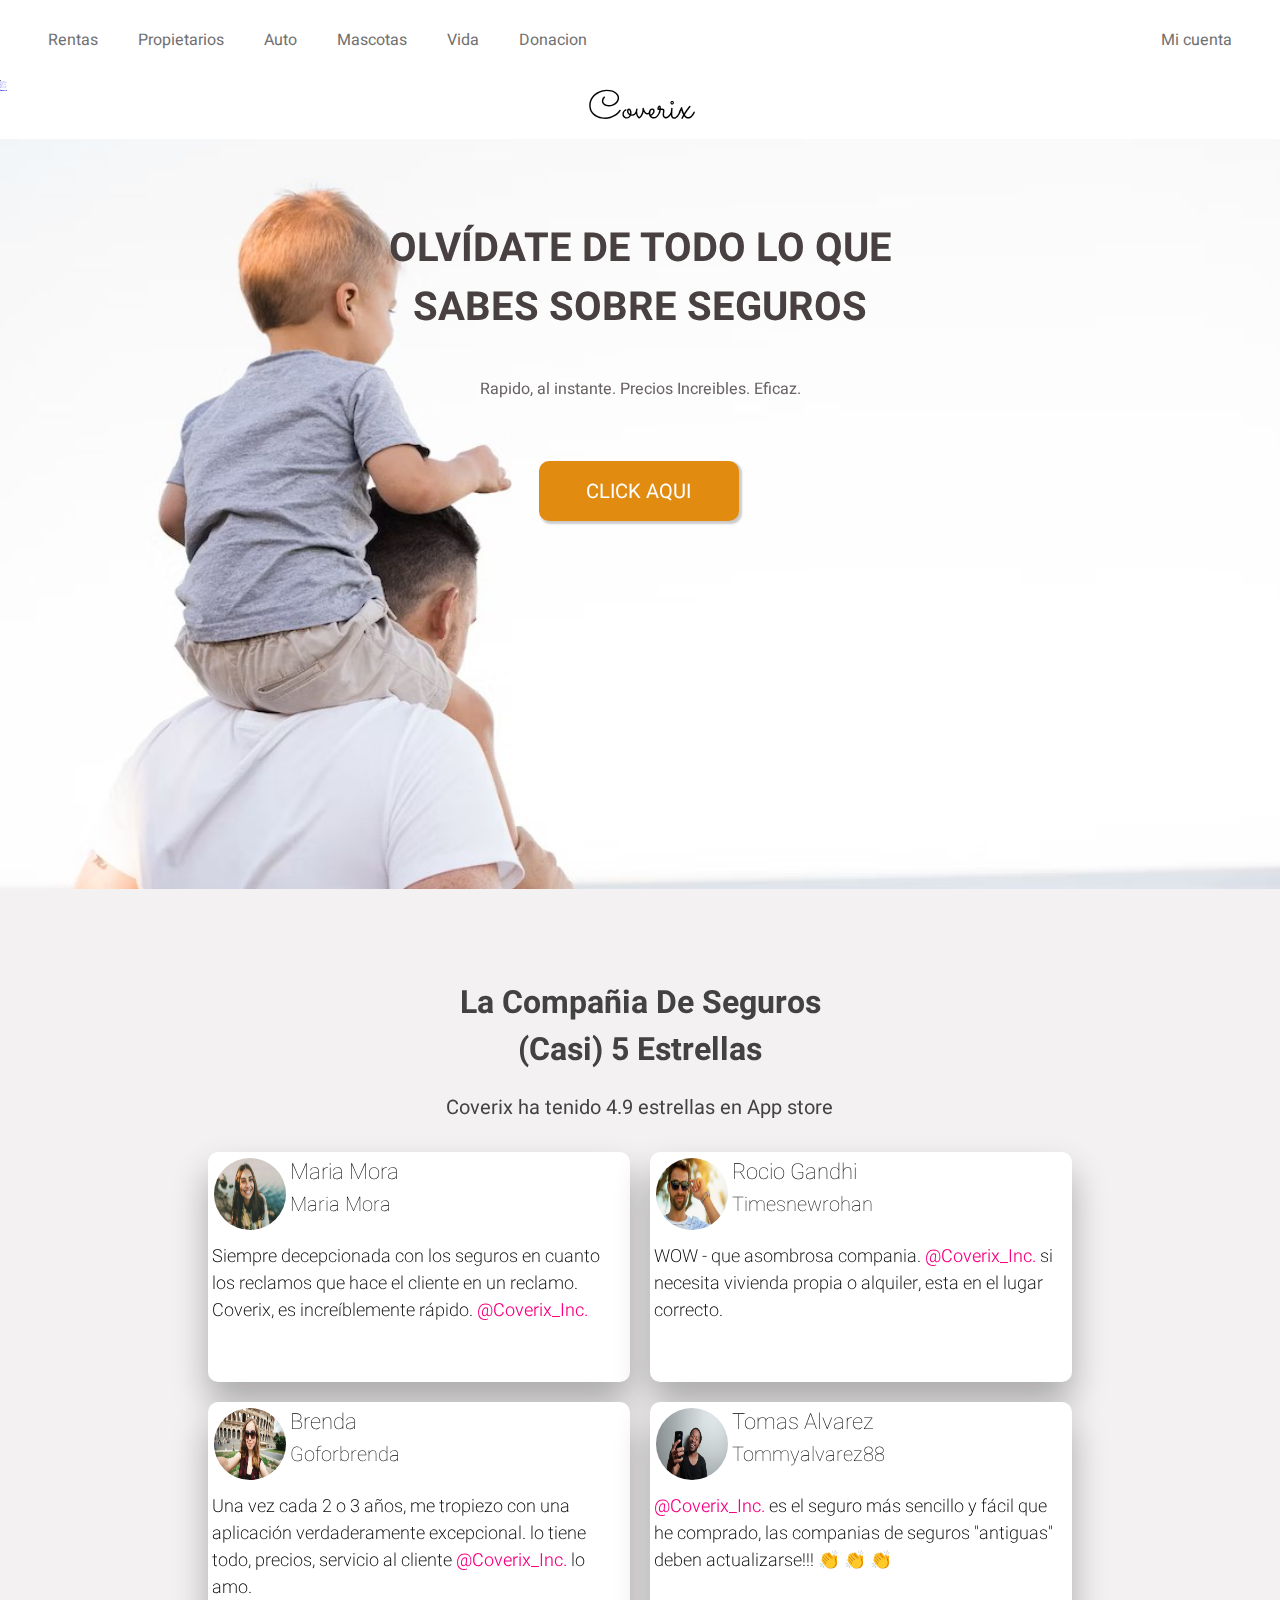
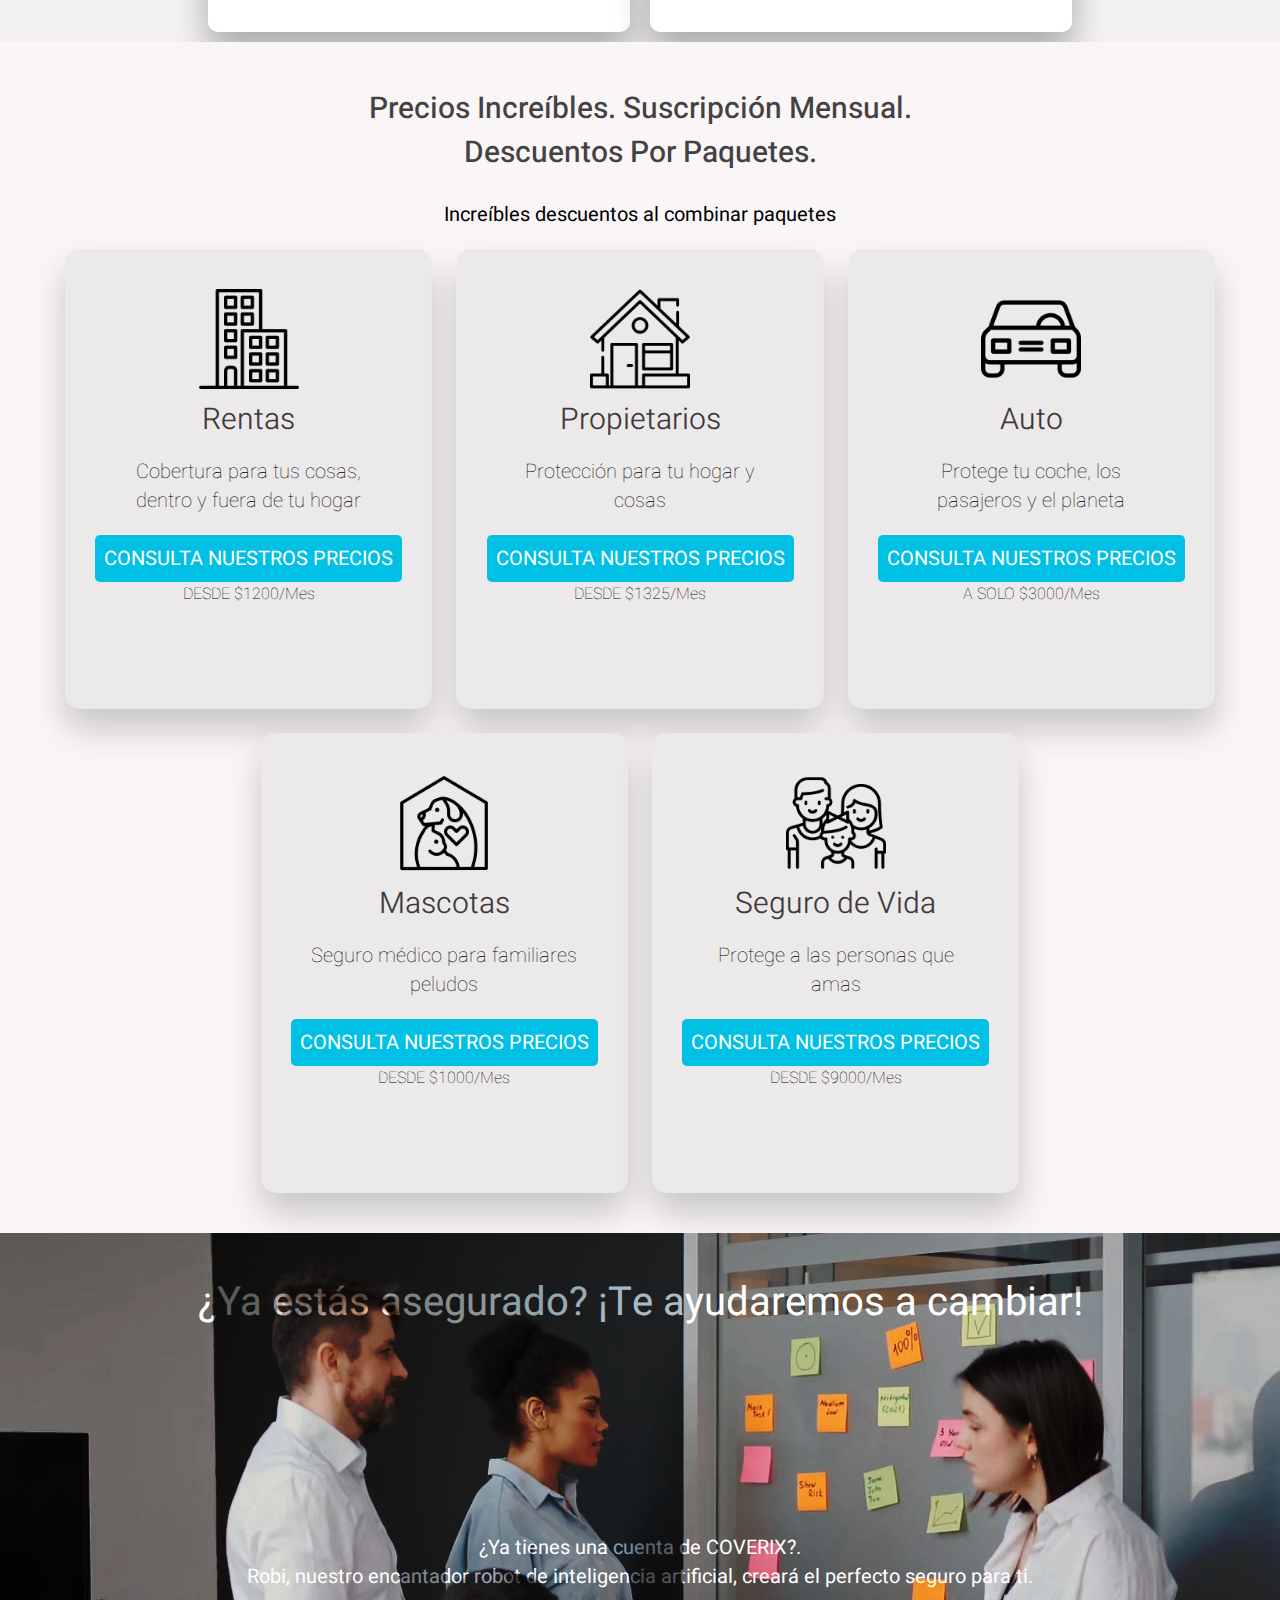
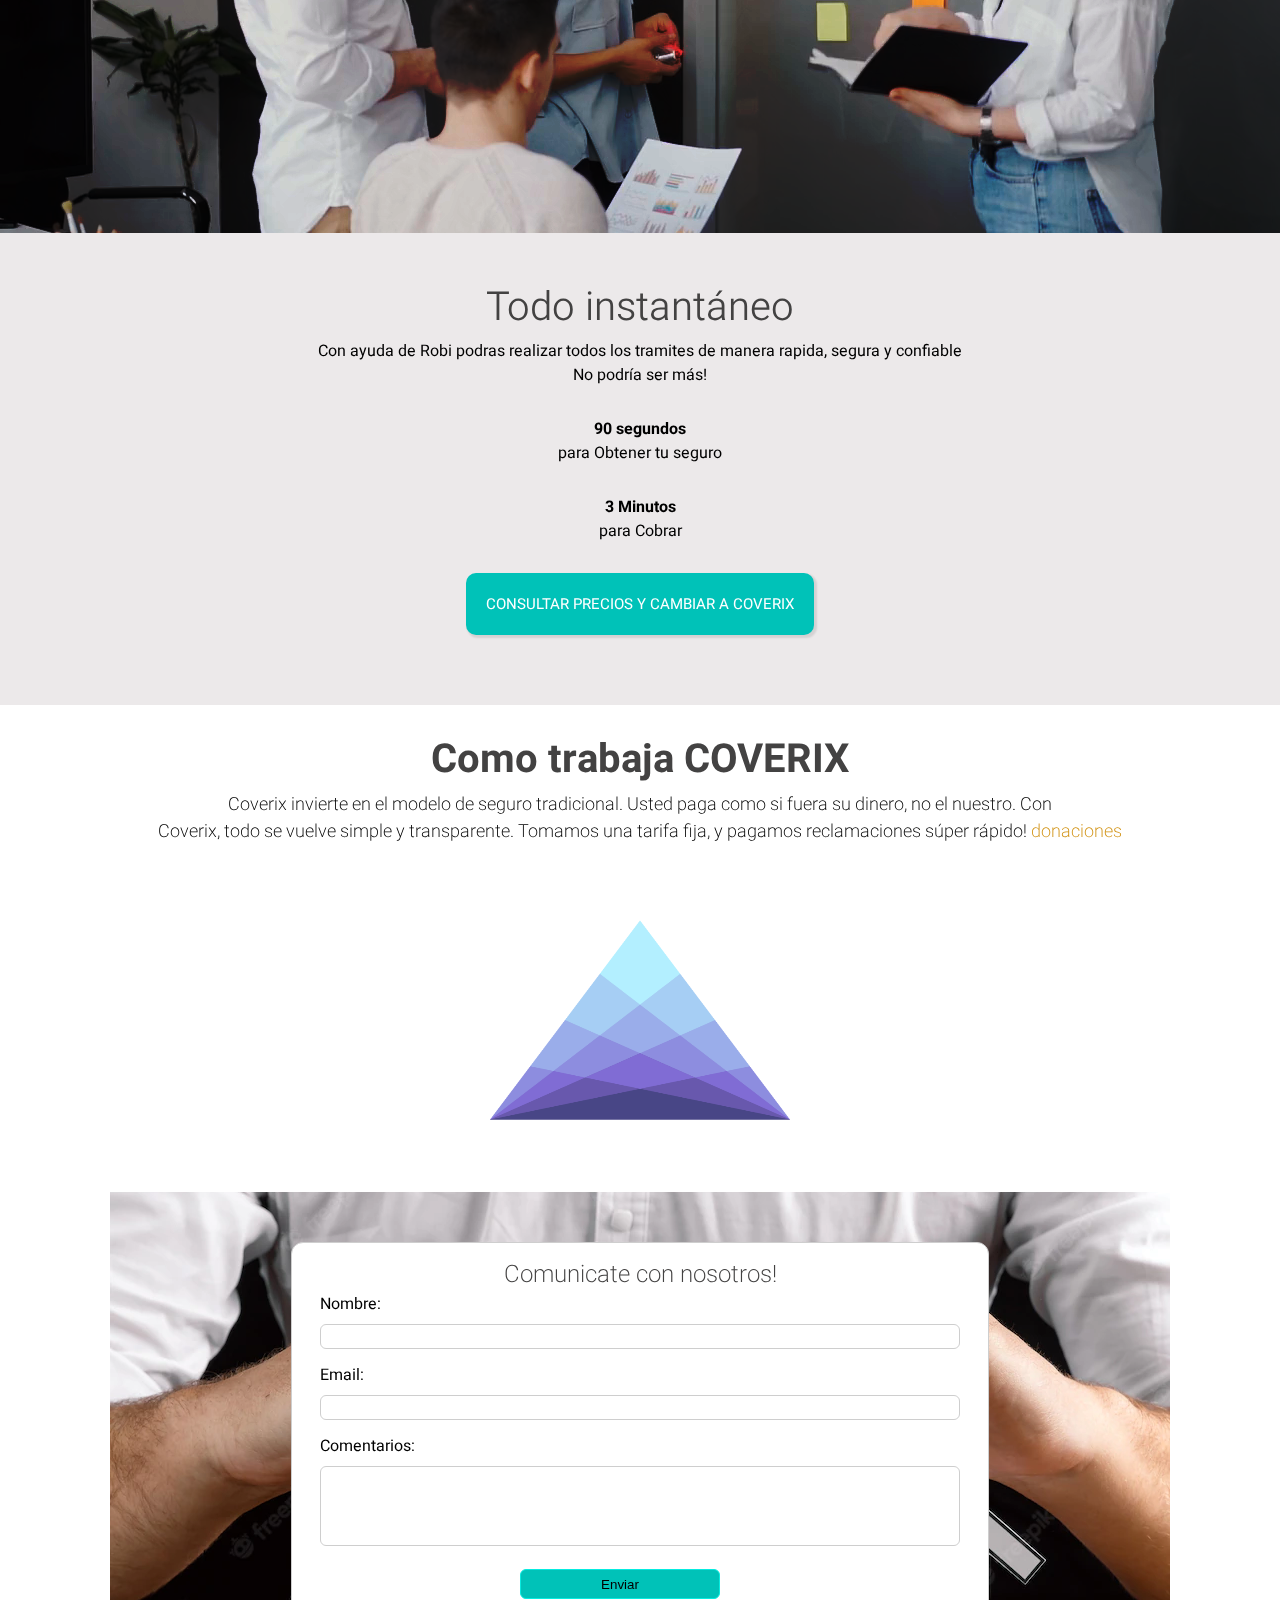
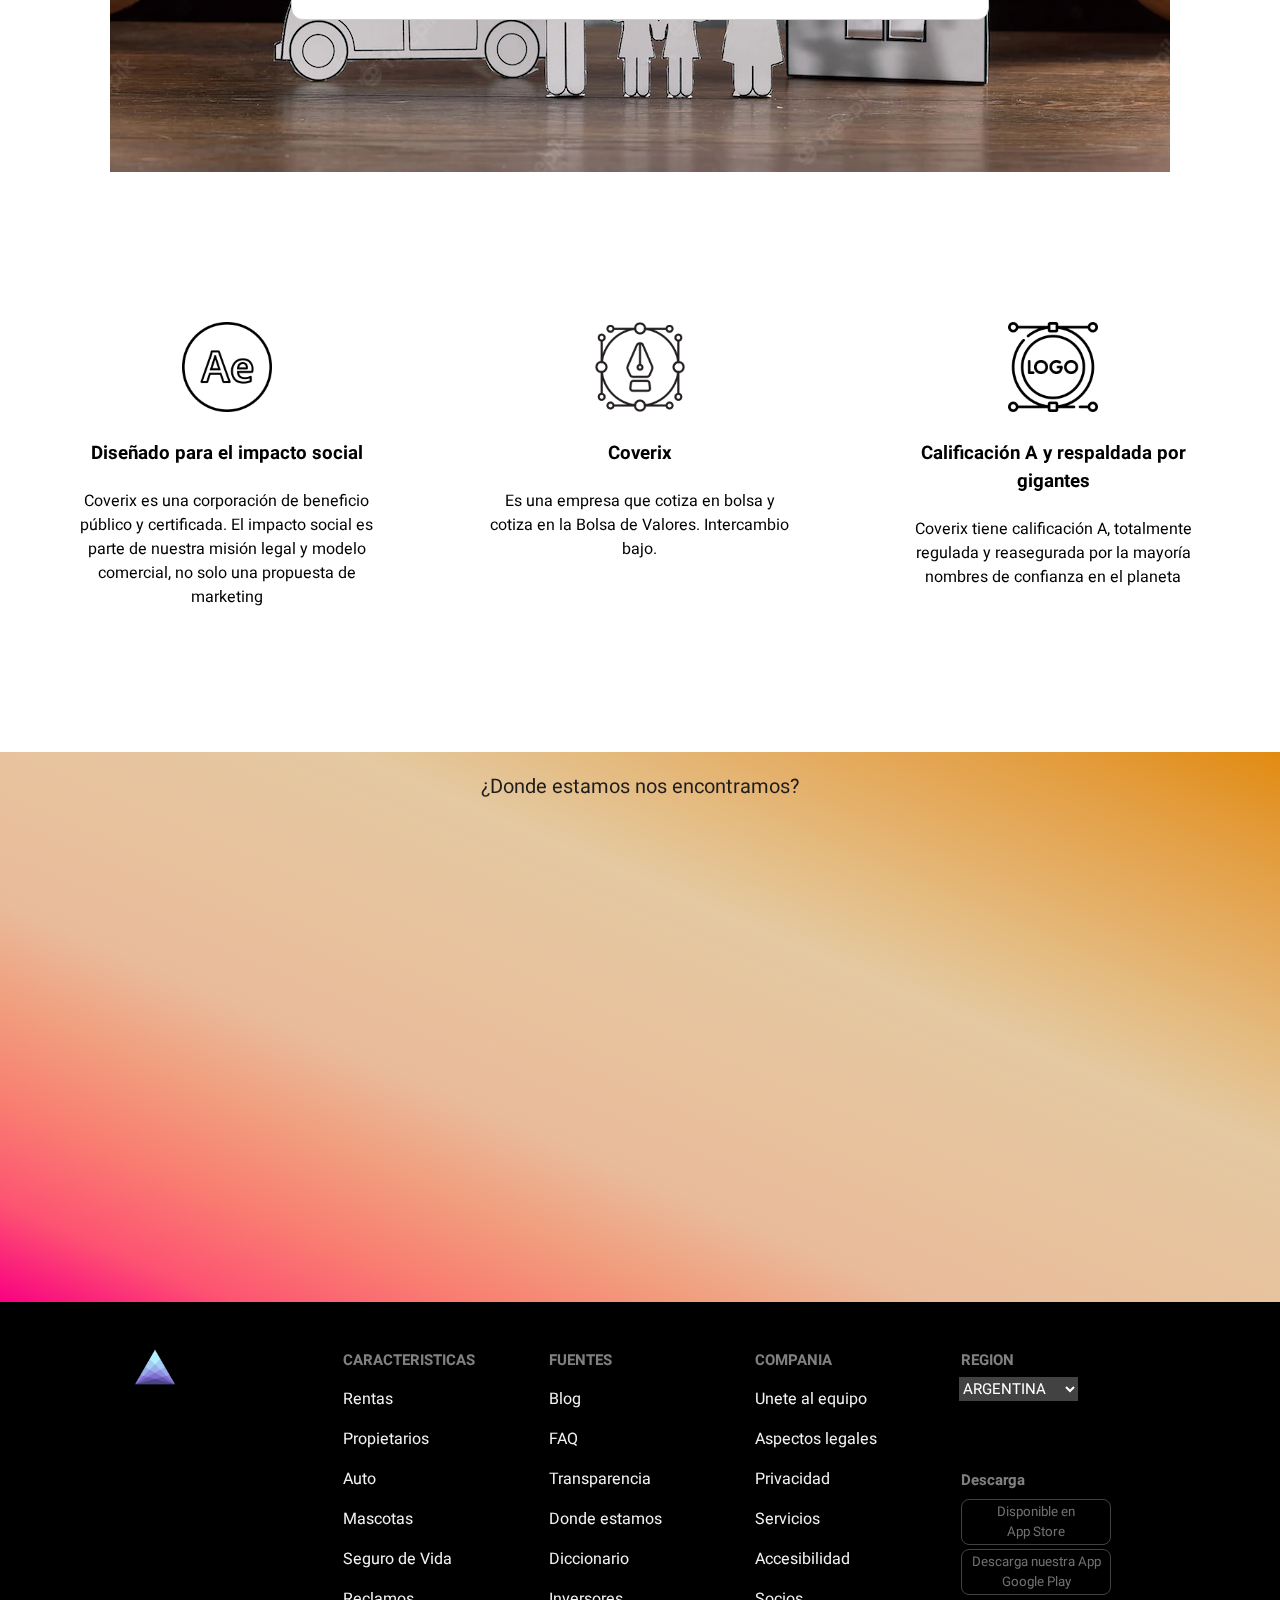
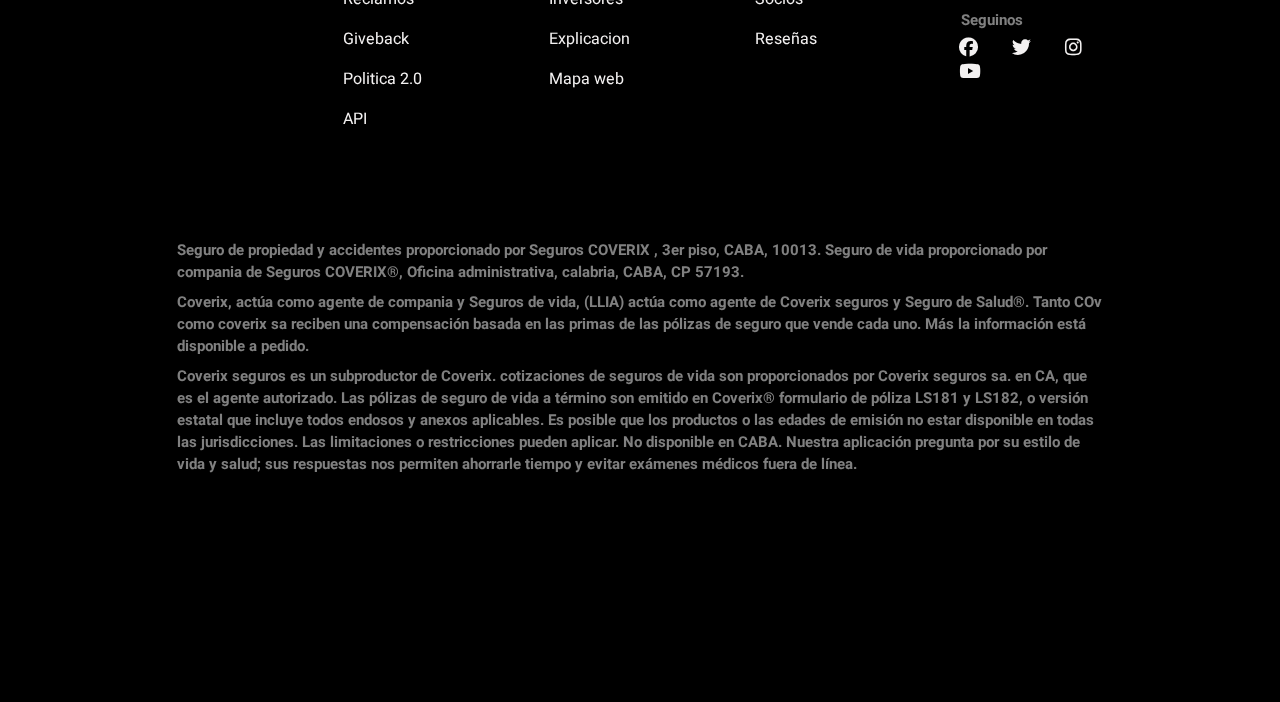
<file: index.html>
<!DOCTYPE html>
<html lang="es">
<head>
    <meta charset="UTF-8">
    <meta http-equiv="X-UA-Compatible" content="IE=edge">
    <meta name="viewport" content="width=device-width, initial-scale=1.0">
    <meta name="description" content="Coverix es una compania de seguros innovadora, tecnologica, avil, eficaz, regitrate en segundos y protege a tu seres queridos, tus bienes y a ti mismo">
    <meta name="keywords" content="HTML, seguros, rentas, propietarios, vida, aseguradora, innovacion, tecnologia, confianza, rapidez, familia, bienes personales, alquiler, mascotas, proteccion">
    <link
      rel="stylesheet"
      href="https://cdnjs.cloudflare.com/ajax/libs/font-awesome/6.4.0/css/all.min.css"
    />
    <link rel="stylesheet" href="css/style.css">
    <title>Proyecto</title>
</head>

<body>
    <header>
        <!--Nav -->
        <nav class="nav">
          <a href="pages/rentas.html">Rentas</a>
          <a href="pages/propietarios.html">Propietarios</a>
          <a href="pages/auto.html">Auto</a>
          <a href="pages/mascotas.html">Mascotas</a>
          <a href="pages/vida.html">Vida</a>
          <a href="pages/devolucion.html">Donacion</a>
        </nav>
  
        <a href="./nosotros/nosotros.html"> Mi cuenta </a>
      </header>

      <!--nav Solo para mobile-->
      <section>
        <nav class="navbar">
          <input class="checkbox" type="checkbox" />
          <i class="icons fas fa-bars"></i>
          <i class="icons fas fa-times"></i>
          <ul class="menu">
            <li> <a href="pages/rentas.html">Rentas</a></li>
            <li><a href="pages/propietarios.html">Propietarios</a></li>
            <li><a href="pages/auto.html">Auto</a></li>
            <li><a href="pages/mascotas.html">Mascotas</a></li>
            <li><a href="pages/vida.html">Vida</a></li>
            <li><a href="pages/devolucion.html">Donacion</a></li>
            <li><a href="./nosotros/nosotros.html"> Mi cuenta </a></li>
  
            <li class="red">
              <i class="fa-brands fa-facebook"></i>
              <i class="fa-brands fa-twitter"></i>
              <i class="fa-brands fa-instagram"></i>
            </li>
          </ul>
  
          <h1><a href="#">Coverix</a></h1>
        </nav>
      </section>
  
      <!-- Titulo-->
      <section class="titulo">
        <a href="index.html">Coverix</a>
      </section>
  
      <!--Herobanner-->
      <section class="hero">
        <div>
          <h1>
            Olvídate de todo lo que<br />
            sabes sobre seguros
          </h1>
          <p>Rapido, al instante. Precios Increibles. Eficaz.</p>
          <button><a href="../precio/precios.html">Click Aqui</a> </button>
        </div>
      </section>
  
      <!--Separador -->
      <section class="estrella">
        <h2>
          La compañia de seguros <br />
          (casi) 5 estrellas
        </h2>
        <p>
          Coverix ha tenido 4.9 estrellas en App store <br />
        </p>
        
      </section>
  
      <!--Tarjetas carrousel-->
      <section class="carrousel">
        <div class="tarjeta">
          <div class="card">
            <div class="icon">
              <img src="./img/cara.jpeg" alt="" />
              <h2>Maria Mora</h2>
              <h3>Maria mora</h3>
              <p>
                Siempre decepcionada con los seguros en cuanto los reclamos que hace el cliente en un reclamo. Coverix, es increíblemente rápido.
                <span>@Coverix_Inc.</span>
              </p>
            </div>
          </div>
  
          <div class="card">
            <div class="icon">
              <img src="./img/carados.jpeg" alt="" />
              <h2>Rocio Gandhi</h2>
              <h3>timesnewrohan</h3>
              <p>
                WOW - que asombrosa compania.
                <span>@Coverix_Inc.</span> si necesita vivienda propia o alquiler, esta en el lugar correcto.
              </p>
            </div>
          </div>
  
          <div class="card">
            <div class="icon">
              <img src="./img/caratres.webp" alt="" />
              <h2>Brenda</h2>
              <h3>goforbrenda</h3>
              <p>
                Una vez cada 2 o 3 años, me tropiezo con una aplicación verdaderamente excepcional. lo tiene todo, precios, servicio al cliente
                <span>@Coverix_Inc.</span> lo amo.
              </p>
            </div>
          </div>
  
          <div class="card">
            <div class="icon">
              <img src="./img/caras.jpg" alt="" />
              <h2>Tomas alvarez</h2>
              <h3>tommyalvarez88</h3>
              <p>
                <span> @Coverix_Inc.</span> es el seguro más sencillo y fácil
                que he comprado, las companias de seguros "antiguas" deben actualizarse!!! 👏 👏 👏
              </p>
            </div>
          </div>
  
        </div>
      </section>
  
      <!--Tarjetas Precios-->
      <section class="subscripcion">
        <h2>
            Precios increíbles. Suscripción Mensual.<br />
            Descuentos por paquetes.
        </h2>
        <p>
            Increíbles descuentos al combinar paquetes</p>
  
        <div class="compra">
          <div class="promo">
            <div class="foto">
              <img src="./img/edificio.png" alt="" />
            </div>
  
            <div class="info">
              <h3>Rentas</h3>
              <p>Cobertura para tus cosas, dentro y fuera de tu hogar</p>
              <button><a href="../precio/precios.html">Consulta nuestros precios</a></button>
              <div><span>DESDE $1200/Mes</span></div>
            </div>
          </div>
  
          <div class="promo">
            <div class="foto">
              <img src="./img/casa.png" alt="" />
            </div>
  
            <div class="info">
              <h3>Propietarios</h3>
              <p>Protección para tu hogar y cosas</p>
              <button><a href="../precio/precios.html">Consulta nuestros precios</a></button>
              <div><span>DESDE $1325/Mes</span></div>
            </div>
          </div>
  
          <div class="promo">
            <div class="foto">
              <img src="./img/coche.png" alt="" />
            </div>
  
            <div class="info">
              <h3>Auto</h3>
              <p>
                Protege tu coche, los pasajeros y el planeta</p>
              <button><a href="../precio/precios.html">Consulta nuestros precios</a></button>
              <div><span>A SOLO $3000/Mes</span></div>
            </div>
          </div>
  
          <div class="promo">
            <div class="foto">
              <img src="./img/casa-de-mascotas.png" alt="" />
            </div>
  
            <div class="info">
              <h3>Mascotas</h3>
              <p>Seguro médico para familiares peludos</p>
              <button><a href="../precio/precios.html">Consulta nuestros precios</a></button>
              <div><span>DESDE $1000/Mes</span></div>
            </div>
          </div>
  
          <div class="promo">
            <div class="foto">
              <img src="./img/familia.png" alt="" />
            </div>
  
            <div class="info">
              <h3>
                Seguro de Vida</h3>
              <p>Protege a las personas que amas</p>
              <button><a href="../precio/precios.html">Consulta nuestros precios</a></button>
              <div><span>DESDE $9000/Mes</span></div>
            </div>
          </div>
        </div>
      </section>
  
      <!--Separador -->
          <div class="celular">
          <video src="./img/pexels-mikhail-nilov-6563945-1280x720-25fps.mp4" autoplay muted preload loop>
          </video>
          <h2>¿Ya estás asegurado? ¡Te ayudaremos a cambiar!</h2>
            <p>¿Ya tienes una cuenta de COVERIX?. <br /> 
              Robi, nuestro encantador robot de inteligencia artificial, creará el perfecto
              seguro para ti.
            </p> 
           
          </div>  
  
      <!--Separador -->
      <section class="globo">
        <h3> Todo instantáneo</h3>
        <p> Con ayuda de Robi podras realizar todos 
          los tramites de manera rapida, segura y confiable <br />
          No podría ser más!</p> 
          <p>
            <b>90 segundos </b> <br />
              para Obtener tu seguro
            </p>
             <b>3 Minutos </b> <br />
              para Cobrar
            </p>
  
        <div class="burbuja">
    
          <p>
            que estas <br />
            E S P E R A N D O
          </p>
        </div>
  
        <button><a href="../precio/precios.html">CONSULTAR PRECIOS Y CAMBIAR A COVERIX</a></button>
      </section>
  
      <!--Separador -->
      <section class="limonada">
        <h3>Como trabaja COVERIX</h3>
        <p>
            Coverix invierte en el modelo de seguro tradicional. 
            Usted paga como si fuera su dinero, no el nuestro. Con <br />
            Coverix, todo se vuelve simple y transparente. Tomamos una tarifa fija,
            y pagamos reclamaciones súper rápido!
          <a href="/pages/devolucion.html" class="giveback"> donaciones </a> 
        </p>
  
        <div class="pizza">
          <img src="./img/triangulo.png" alt="">
        </div>
      </section>
  
      <!--Separador -->
      <section>
        
        <section id="contacto">
          <form action="">
              <h2>Comunicate con nosotros!</h2>
            <label>
              Nombre: <br />
              <input type="text" name="nombre" />
            </label>
  
            <br />
            <label>
              Email: <br />
              <input type="email" name="email" />
            </label>
  
            <br />
            <label>
              Comentarios: <br />
              <textarea name="comentarios"></textarea>
            </label>
  
            <br />
            <button>Enviar</button>
          </form>
        </section>
      
  
      <!--Separador -->
      <section class="ultimo">
        <div class="logo">
          <div class="diseno">
            <img src="./img/logos (1).png" alt="" />
            <h3>Diseñado para el impacto social</h3>
            <p>
                Coverix es una corporación de beneficio público y certificada.
                El impacto social es parte de nuestra misión legal y modelo comercial, no
                solo una propuesta de marketing
            </p>
          </div>
  
          <div class="diseno">
            <img src="./img/logos (2).png" alt="" />
            <h3>Coverix</h3>
            <p>
                Es una empresa que cotiza en bolsa y cotiza en la Bolsa de Valores.
                Intercambio bajo.
            </p>
          </div>
  
          <div class="diseno">
            <img src="./img/logos (3).png" alt="" />
            <h3>Calificación A y respaldada por gigantes</h3>
            <p>
                Coverix tiene calificación A, totalmente regulada y reasegurada por la mayoría
                nombres de confianza en el planeta
            </p>
          </div>
        </div>
      </section>

       <!-- Ubicacion-->
       <section class="ubicacion">
        <div>
           <h2> ¿Donde estamos nos encontramos?</h2>
           <iframe src="https://www.google.com/maps/embed?pb=!1m18!1m12!1m3!1d3284.0168881863087!2d-58.38414532344359!3d-34.60373445750045!2m3!1f0!2f0!3f0!3m2!1i1024!2i768!4f13.1!3m3!1m2!1s0x4aa9f0a6da5edb%3A0x11bead4e234e558b!2sObelisco!5e0!3m2!1ses-419!2sar!4v1681950143492!5m2!1ses-419!2sar" width="600" height="450" style="border:0;" allowfullscreen="" loading="lazy" referrerpolicy="no-referrer-when-downgrade"></iframe>
   
     </div>
     
     </section>
  
  
      <!--Footer-->
      <footer>
        <section class="galeria">
          <div class="img img1">
            <img src="./img/triangulo.png" alt="" />
          </div>
          <div class="img img2">
            <p>CARACTERISTICAS</p>
            <ul>
              <li><a href="">Rentas</a> </li>
              <li><a href="">Propietarios</a> </li>
              <li><a href="">Auto</a> </li>
              <li><a href="">Mascotas</a> </li>
              <li><a href="">Seguro de Vida</a></li>
              <li><a href="">Reclamos</a></li>
              <li><a href="">Giveback</a></li>
              <li><a href="">Politica 2.0</a></li>
              <li><a href="">API</a></li>
            </ul>
          </div>
          <div class="img img3">
            <p>FUENTES</p>
            <ul>
              <li><a href="">Blog</a> </li>
              <li><a href="">FAQ</a> </li>
              <li><a href="">Transparencia</a></li>
              <li><a href="">Donde estamos</a> </li>
              <li><a href="">Diccionario</a></li>
              <li><a href=""> Inversores</a></li>
              <li><a href=""> Explicacion</a></li>
              <li><a href=""> Mapa web</a></li>
            </ul>
          </div>
          <div class="img img4">
            <p>COMPANIA</p>
            <ul>
              <li><a href="">Unete al equipo</a> </li>
              <li><a href="">Aspectos legales</a> </li>
              <li><a href="">Privacidad</a> </li>
              <li><a href="">Servicios</a> </li>
              <li><a href="">Accesibilidad</a> </li>
              <li><a href="">Socios</a> </li>
              <li><a href="">Reseñas</a> </li>
            </ul>
          </div>
          <div class="img img5">
            <p>REGION</p>
            <select name="region" id="region">
              <optgroup label="">
                <option value="argetina">ARGENTINA</option>
                <option value="brasil">BRASIL</option>
                <option value="colombia">COLOMBIA</option>
                <option value="chile">CHILE</option>
                <option value="peru">PERU</option>
              </optgroup>
            </select>
          </div>
          <div class="img img6">
            <p>Descarga</p>
            <button>
              Disponible en <br />
              App Store
            </button>
            <button>Descarga nuestra App <br />Google Play</button>
          </div>
          <div class="img img7">
            <p>Seguinos</p>
            <i class="fa-brands fa-facebook"></i>
            <i class="fa-brands fa-twitter"></i>
            <i class="fa-brands fa-instagram"></i>
            <i class="fa-brands fa-youtube"></i>
          </div>
          <div class="img img8">
            <p>
                Seguro de propiedad y accidentes proporcionado por Seguros COVERIX
               , 3er piso, CABA, 10013. Seguro de vida
                proporcionado por compania de Seguros COVERIX®,
                Oficina administrativa, calabria, CABA, CP 57193.
              </p>
    
              <p>
               Coverix, actúa como agente de
                compania y Seguros de vida,
                (LLIA) actúa como agente de Coverix seguros y
                Seguro de Salud®. Tanto COv como coverix sa reciben una compensación basada en
                las primas de las pólizas de seguro que vende cada uno. Más
                la información está disponible a pedido.
              </p>
    
              <p>
                Coverix seguros es un subproductor de Coverix. cotizaciones de seguros de vida
                son proporcionados por Coverix seguros sa. en
                CA, que es el agente autorizado. Las pólizas de seguro de vida a término son
                emitido en Coverix®
                formulario de póliza LS181 y LS182, o versión estatal que incluye todos
                endosos y anexos aplicables. Es posible que los productos o las edades de emisión no
                estar disponible en todas las jurisdicciones. Las limitaciones o restricciones pueden
                aplicar. No disponible en   CABA. Nuestra aplicación pregunta por su
                estilo de vida y salud; sus respuestas nos permiten ahorrarle tiempo y
                evitar exámenes médicos fuera de línea.
              </p>
              </div>
        </section>

      </footer>
  
</body>

</html>
</file>
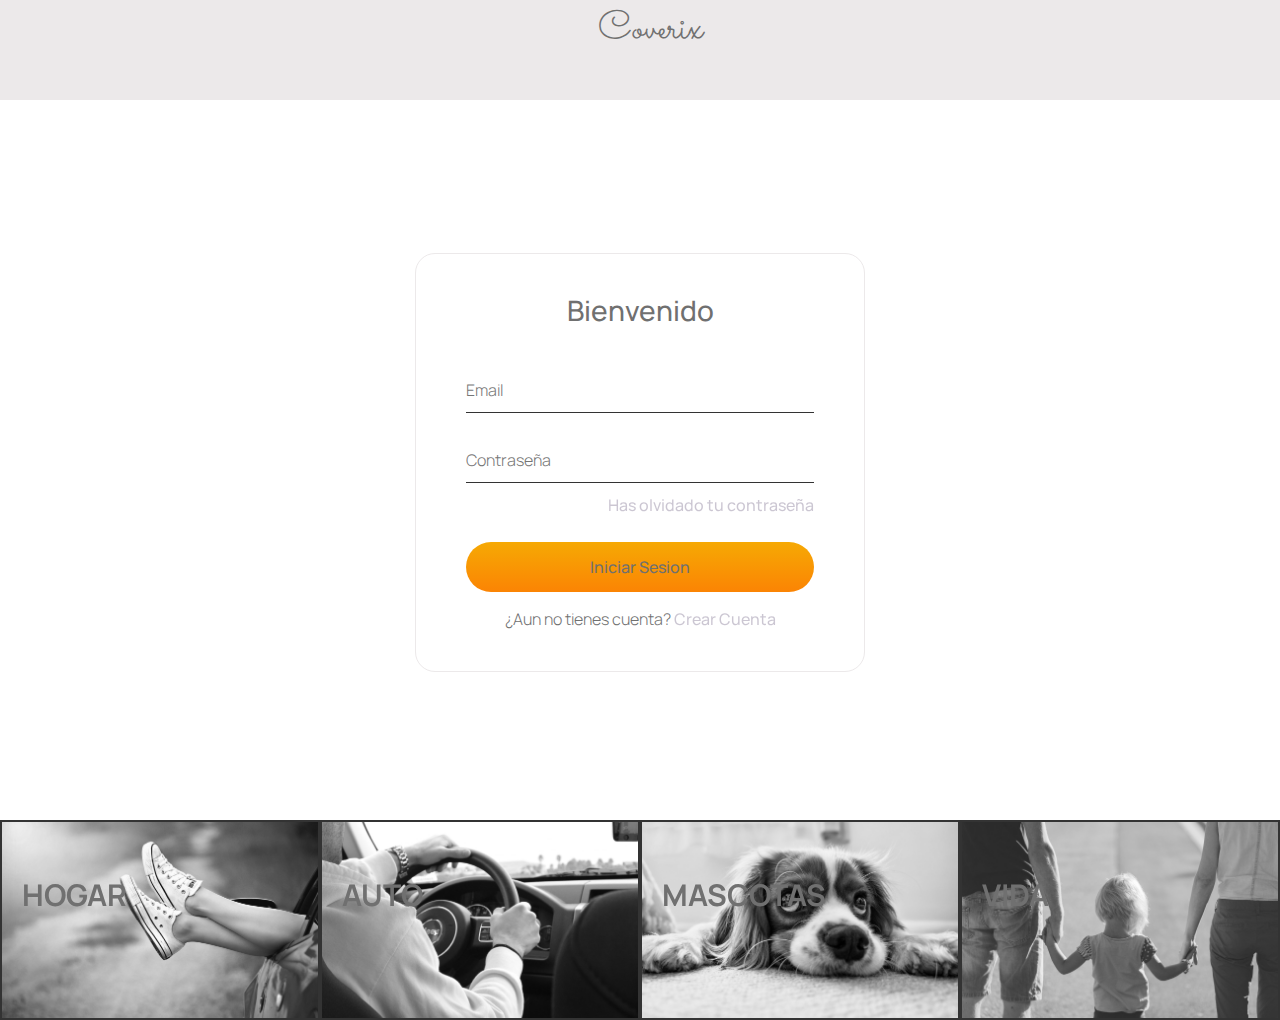
<file: nosotros/nosotros.html>
<!DOCTYPE html>
<html lang="es">
<head>
    <meta charset="UTF-8">
    <meta http-equiv="X-UA-Compatible" content="IE=edge">
    <meta name="viewport" content="width=device-width, initial-scale=1.0">
    <link rel="stylesheet" href="estilos.css">
    <title>cuenta</title>
</head>

<body>
    <header>
        <nav class="logo">
            <a href="../index.html">Coverix</a></nav>
    </header>

    <section class="form">
        <div class="form-content">
            <div class="box">
                <h3>Bienvenido</h3>
                <form action="">
                    <div class="input-box">
                        <input type="text" placeholder="Email" class="input-control">
                    </div>
                    <div class="input-box">
                        <input type="password" placeholder="Contraseña" class="input-control">
                        <div class="input-link">
                            <a href="#" class="gradient-text">Has olvidado tu contraseña</a>
                        </div>
                    </div>
                    <button type="submit" class="btn">Iniciar Sesion</button>
                </form>
                <p>¿Aun no tienes cuenta? <a href="#" class="gradient-text"> Crear Cuenta</a></p>
            </div>
        </div>
    </section>

   <section class="cajas">
    <div class="propietarios-icon"><a href="../pages/rentas.html"> <h2>HOGAR</h2></a>
    </div>
   <div class="auto-icon"><a href="../pages/auto.html"><h2>AUTO</h2></a></div>
   <div class="mascotas-icon"><a href="../pages/mascotas.html"><h2>MASCOTAS</h2></a></div>
   <div class="vida-icon"><a href="../pages/vida.html"><h2>VIDA</h2></a></div>
   </section>
   

</body>

</html>
</file>
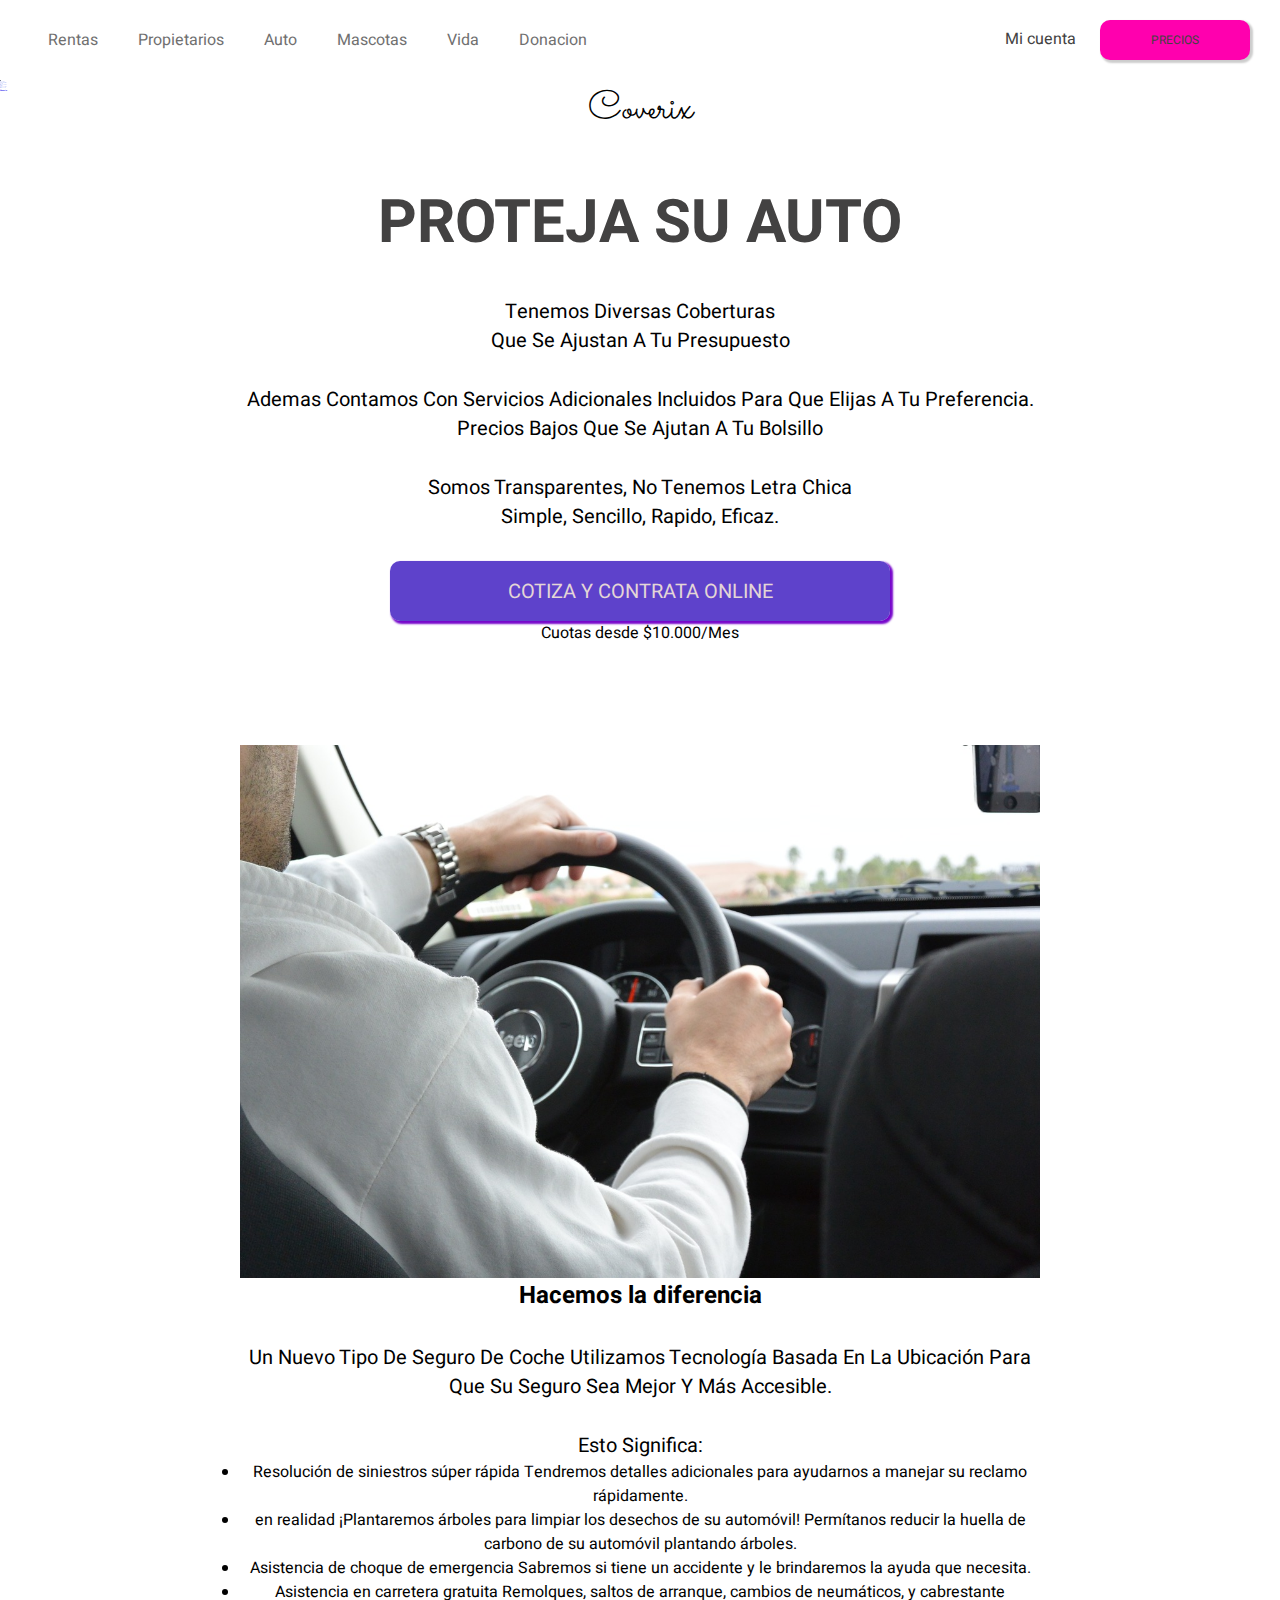
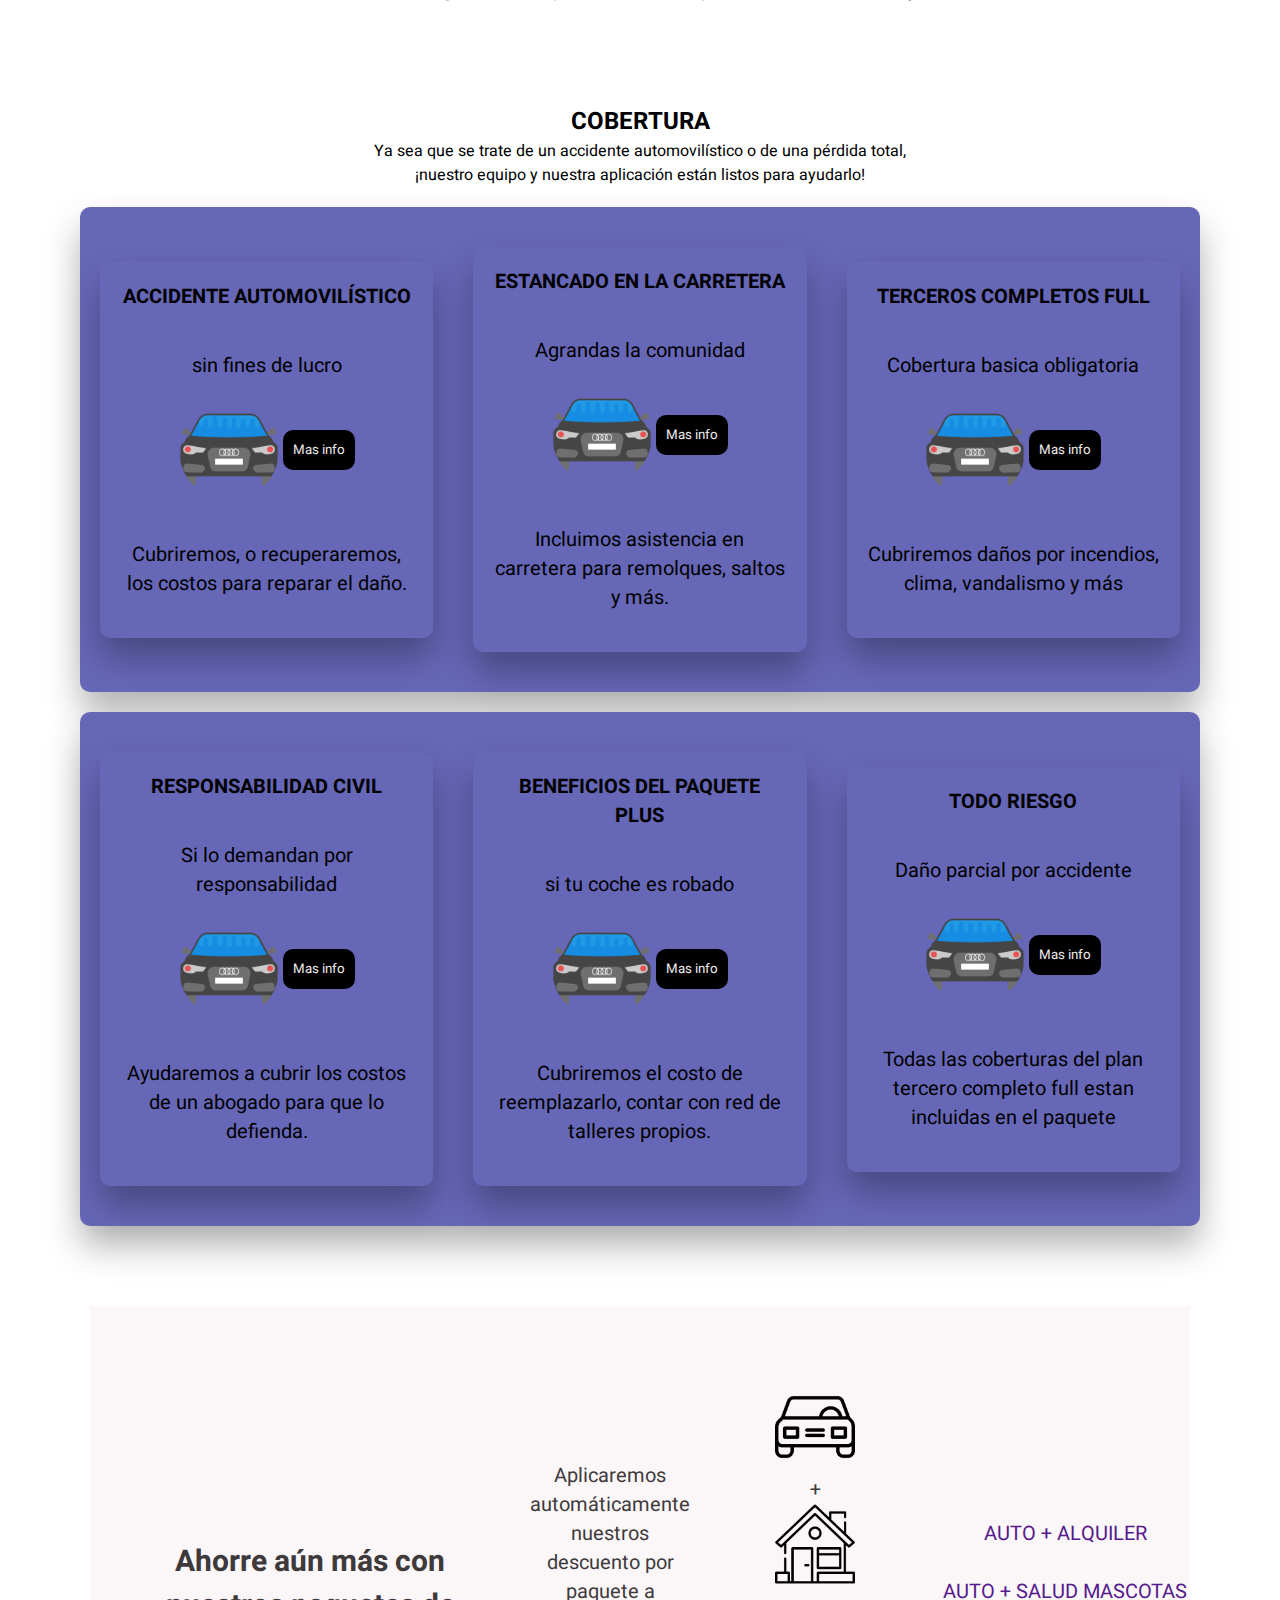
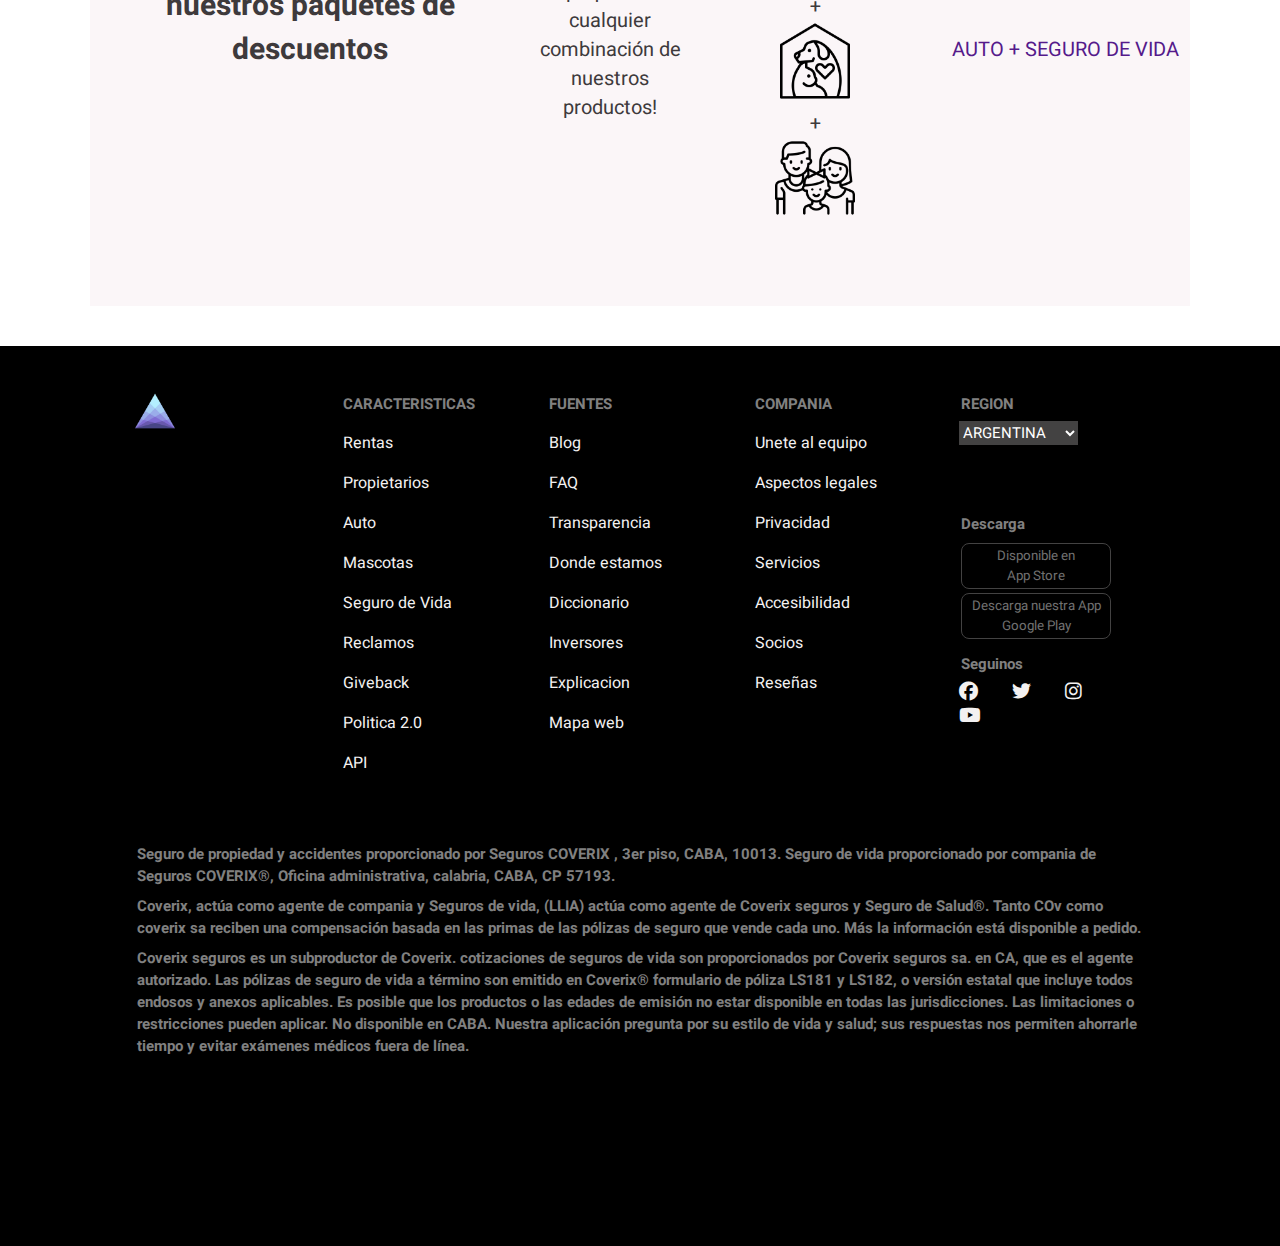
<file: pages/auto.html>
<!DOCTYPE html>
<html lang="es">
<head>
    <meta charset="UTF-8">
    <meta http-equiv="X-UA-Compatible" content="IE=edge">
    <meta name="viewport" content="width=device-width, initial-scale=1.0">
    <meta name="description" content="Coverix es una compania de seguros innovadora ideal para proteger tu coche, vehiculo. Contrata y se parte de nuestra comunidad">
    <meta name="keywords" content="HTML, seguros, proteccion, auto, eficaz, innovacion, rapidez, siniestro, poliza, ayuda, descuentos, comunidad, vehiculo">
    <link rel="stylesheet" href="css/estilos.css">
    <link
    rel="stylesheet"
    href="https://cdnjs.cloudflare.com/ajax/libs/font-awesome/6.4.0/css/all.min.css"
  />
    <title>auto</title>
</head>
<body>
  <header>
    <!--Nav -->
    <nav>
        <a href="../pages/rentas.html">Rentas</a>
        <a href="../pages/propietarios.html">Propietarios</a>
        <a href="../pages/auto.html">Auto</a>
        <a href="../pages/mascotas.html">Mascotas</a>
        <a href="../pages/vida.html">Vida</a>
        <a href="../pages/devolucion.html">Donacion</a>
      </nav>

    <div class="cuenta">
      <a href="../nosotros/nosotros.html"> Mi cuenta </a>
      <button><a href="../precio/precios.html">PRECIOS</a></button>
    </div>
  </header>

    <!--nav Solo para mobile-->
    <section>
      <nav class="navbar">
        <input class="checkbox" type="checkbox" />
        <i class="icons fas fa-bars"></i>
        <i class="icons fas fa-times"></i>
        <ul class="menu">
          <li> <a href="../pages/rentas.html">Rentas</a></li>
          <li><a href="../pages/propietarios.html">Propietarios</a></li>
          <li><a href="../pages/auto.html">Auto</a></li>
          <li><a href="../pages/mascotas.html">Mascotas</a></li>
          <li><a href="../pages/vida.html">Vida</a></li>
          <li><a href="../pages/devolucion.html">Donacion</a></li>
          <li><a href="../nosotros/nosotros.html"> Mi cuenta </a></li>

          <li class="red">
            <i class="fa-brands fa-facebook"></i>
            <i class="fa-brands fa-twitter"></i>
            <i class="fa-brands fa-instagram"></i>
          </li>
        </ul>

        <h1><a href="#">Coverix</a></h1>
      </nav>
    </section>

  <!-- Titulo-->
  <section class="titulo">
    <a href="../index.html">Coverix</a>
  </section>

  <!--Herobanner-->
  <section class="rapido">
    <div>
      <h1>PROTEJA SU AUTO<br/></h1>
      <p>
        Tenemos diversas coberturas <br>
      que se ajustan a tu presupuesto</p>
      <p>
        Ademas contamos con servicios adicionales incluidos para que elijas a tu preferencia. <br>
        Precios bajos que se ajutan a tu bolsillo
      </p>
      <p>Somos transparentes, no tenemos letra chica <br> Simple, sencillo, rapido, eficaz.</p>
      <button><a href="../precio/precios.html">Cotiza y contrata Online</a>
        
      </button><br>
      <span>Cuotas desde $10.000/Mes</span>

      <div class="auto">
        <img src="../img/auto100.jpg" alt="">
        
        <div class="mujer">
          <h2>Hacemos la diferencia </h2>
        <p>
          Un nuevo tipo de seguro de coche
          Utilizamos tecnología basada en la ubicación para que su seguro sea mejor y más accesible.<br/>
        </p>   
        
        <ul>
        <p>Esto significa:</p>
        <li>
          Resolución de siniestros súper rápida
          Tendremos detalles adicionales para ayudarnos a manejar su reclamo rápidamente.</li>
        <li>
          en realidad
          ¡Plantaremos árboles para limpiar los desechos de su automóvil!
          Permítanos reducir la huella de carbono de su automóvil plantando árboles.</li>
        <li>
          Asistencia de choque de emergencia
          Sabremos si tiene un accidente y le brindaremos la ayuda que necesita.
        </li>

        <li>
          Asistencia en carretera gratuita
          Remolques, saltos de arranque, cambios de neumáticos, y cabrestante
        </li>
        </ul>
        </div>
        
      </div>
   
    </div>
  </section>
  
  <!--Secciones-->
  <section class="moto">

    <h2>
      COBERTURA  </h2>

      <p>Ya sea que se trate de un accidente automovilístico 
      o de una pérdida total, <br> ¡nuestro equipo y nuestra 
      aplicación están listos para ayudarlo!</p>
    
    
    <div class="perdida">
        <div class="lucro">
            <div class="fin">
                <h3>Accidente automovilístico</h3>
                <p>sin fines de lucro</p>
                <img src="../img/auto2.png"  alt="">
                
                <button>Mas info</button>
                <div>
                  <p>Cubriremos, o recuperaremos, los costos para reparar el daño.</p>
                </div>
            </div> 

            <div class="fin">
                <h3>Estancado en la carretera</h3>
                <p>Agrandas la comunidad</p>
                <img src="../img/auto2.png" alt="">
                
                <button>Mas info</button> 
                <p>Incluimos asistencia en carretera para remolques, saltos y más.</p>

            </div> 
           
            <div class="fin">
                <h3>Terceros completos full</h3>
                <p>Cobertura basica obligatoria</p>
                <img src="../img/auto2.png" alt="">
                
                <button>Mas info</button>
                <p>Cubriremos daños por incendios, clima, vandalismo y más </p>
                
            </div> 
        </div>
    </div>

    <div class="perdida">
      <div class="lucro">
          <div class="fin">
              <h3>Responsabilidad civil</h3>
              <p>Si lo demandan por responsabilidad</p>
              <img src="../img/auto2.png" alt="">
              
              <button>Mas info</button>
              <div>
                <p>
                  Ayudaremos a cubrir los costos de un abogado para que lo defienda.
                </p></div>
          </div> 

          <div class="fin">
              <h3>Beneficios del paquete plus</h3>
              <p>si tu coche
                es robado</p>
              <img src="../img/auto2.png" alt="">
              
              <button>Mas info</button> 
              <p>Cubriremos el costo de reemplazarlo, contar con red de talleres propios.
              </p>
          </div> 
         
          <div class="fin">
              <h3>Todo riesgo</h3>
              <p>Daño parcial por accidente</p>
              <img src="../img/auto2.png" alt="">
              
              <button>Mas info</button>
              <p>Todas las coberturas del plan tercero completo full estan incluidas en el paquete </p>
          </div> 
      </div>
  </div>

  </section>

   
<section class="paquete">
    <h2>
      Ahorre aún más con nuestros paquetes de descuentos
    </h2>
    <p>
      Aplicaremos automáticamente nuestros descuento por paquete a cualquier combinación de nuestros productos!
      <br> <br>

      <div class="movil">
      
       <img src="../img/coche.png" alt="">
        <p>+</p>
      <img src="../img/casa.png" alt="">
        <p>+</p>
      <img src="../img/casa-de-mascotas.png" alt="">
       <p>+</p>
      <img src="../img/familia.png" alt="">
    
      </div>


      <div class="suma">
      <a href="">AUTO + ALQUILER <br></a>
      
      <br><a href="">AUTO + SALUD MASCOTAS <br></a>
      
      <br><a href="">AUTO + SEGURO DE VIDA <br></a>
      <br>
      
    </p>
    </div>
   

    
</section>
   
  <!--Footer-->
  <footer>
    <section class="galeria">
      <div class="img img1">
        <img src="/img/triangulo.png" alt="" />
      </div>
      <div class="img img2">
        <p>CARACTERISTICAS</p>
        <ul>
          <li><a href="">Rentas</a> </li>
          <li><a href="">Propietarios</a> </li>
          <li><a href="">Auto</a> </li>
          <li><a href="">Mascotas</a> </li>
          <li><a href="">Seguro de Vida</a></li>
          <li><a href="">Reclamos</a></li>
          <li><a href="">Giveback</a></li>
          <li><a href="">Politica 2.0</a></li>
          <li><a href="">API</a></li>
        </ul>
      </div>
      <div class="img img3">
        <p>FUENTES</p>
        <ul>
          <li><a href="">Blog</a> </li>
          <li><a href="">FAQ</a> </li>
          <li><a href="">Transparencia</a></li>
          <li><a href="">Donde estamos</a> </li>
          <li><a href="">Diccionario</a></li>
          <li><a href=""> Inversores</a></li>
          <li><a href=""> Explicacion</a></li>
          <li><a href=""> Mapa web</a></li>
        </ul>
      </div>
      <div class="img img4">
        <p>COMPANIA</p>
        <ul>
          <li><a href="">Unete al equipo</a> </li>
          <li><a href="">Aspectos legales</a> </li>
          <li><a href="">Privacidad</a> </li>
          <li><a href="">Servicios</a> </li>
          <li><a href="">Accesibilidad</a> </li>
          <li><a href="">Socios</a> </li>
          <li><a href="">Reseñas</a> </li>
        </ul>
      </div>
      <div class="img img5">
        <p>REGION</p>
        <select name="region" id="region">
          <optgroup label="">
            <option value="argetina">ARGENTINA</option>
            <option value="brasil">BRASIL</option>
            <option value="colombia">COLOMBIA</option>
            <option value="chile">CHILE</option>
            <option value="peru">PERU</option>
          </optgroup>
        </select>
      </div>
      <div class="img img6">
        <p>Descarga</p>
        <button>
          Disponible en <br />
          App Store
        </button>
        <button>Descarga nuestra App <br />Google Play</button>
      </div>
      <div class="img img7">
        <p>Seguinos</p>
        <i class="fa-brands fa-facebook"></i>
        <i class="fa-brands fa-twitter"></i>
        <i class="fa-brands fa-instagram"></i>
        <i class="fa-brands fa-youtube"></i>
      </div>
      <div class="img img8">
        <p>
            Seguro de propiedad y accidentes proporcionado por Seguros COVERIX
           , 3er piso, CABA, 10013. Seguro de vida
            proporcionado por compania de Seguros COVERIX®,
            Oficina administrativa, calabria, CABA, CP 57193.
          </p>

          <p>
           Coverix, actúa como agente de
            compania y Seguros de vida,
            (LLIA) actúa como agente de Coverix seguros y
            Seguro de Salud®. Tanto COv como coverix sa reciben una compensación basada en
            las primas de las pólizas de seguro que vende cada uno. Más
            la información está disponible a pedido.
          </p>

          <p>
            Coverix seguros es un subproductor de Coverix. cotizaciones de seguros de vida
            son proporcionados por Coverix seguros sa. en
            CA, que es el agente autorizado. Las pólizas de seguro de vida a término son
            emitido en Coverix®
            formulario de póliza LS181 y LS182, o versión estatal que incluye todos
            endosos y anexos aplicables. Es posible que los productos o las edades de emisión no
            estar disponible en todas las jurisdicciones. Las limitaciones o restricciones pueden
            aplicar. No disponible en   CABA. Nuestra aplicación pregunta por su
            estilo de vida y salud; sus respuestas nos permiten ahorrarle tiempo y
            evitar exámenes médicos fuera de línea.
          </p>

           </section>

   
    

  </footer>


        
  
</body>
</html>
</file>
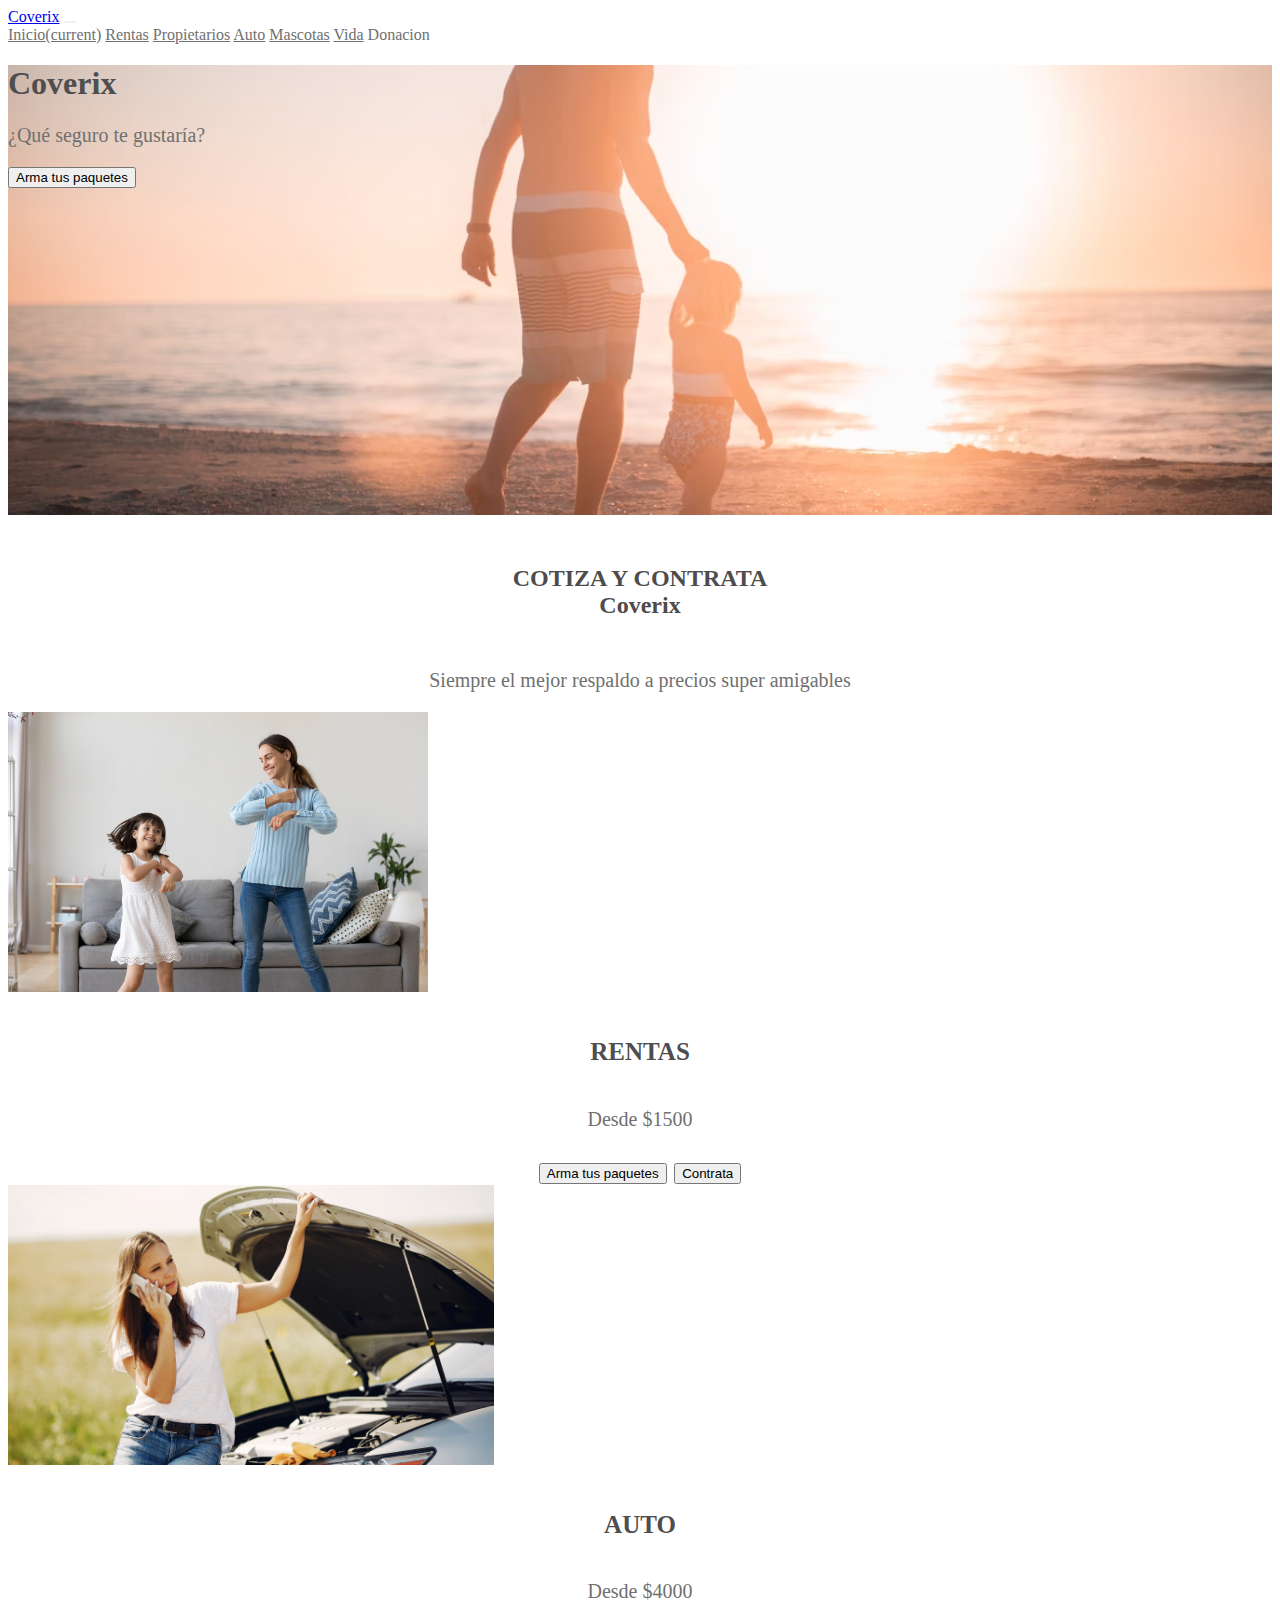
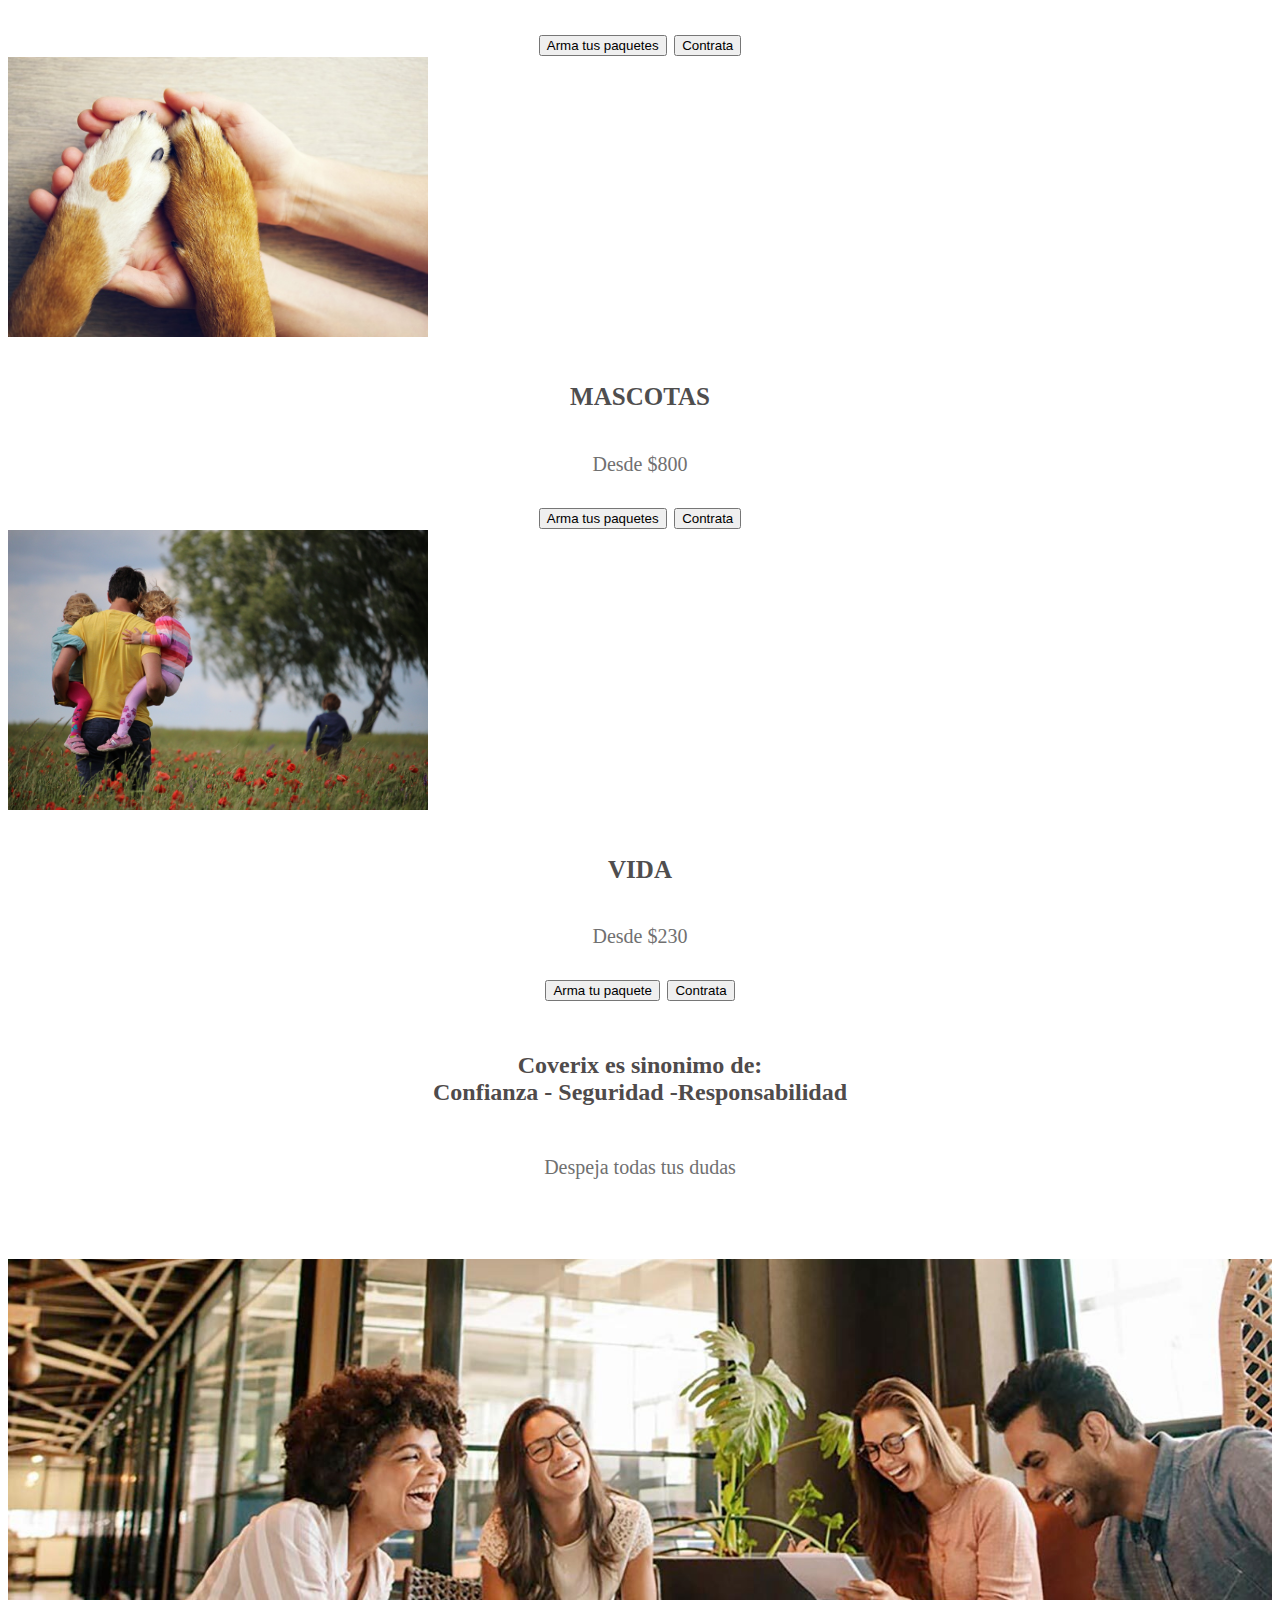
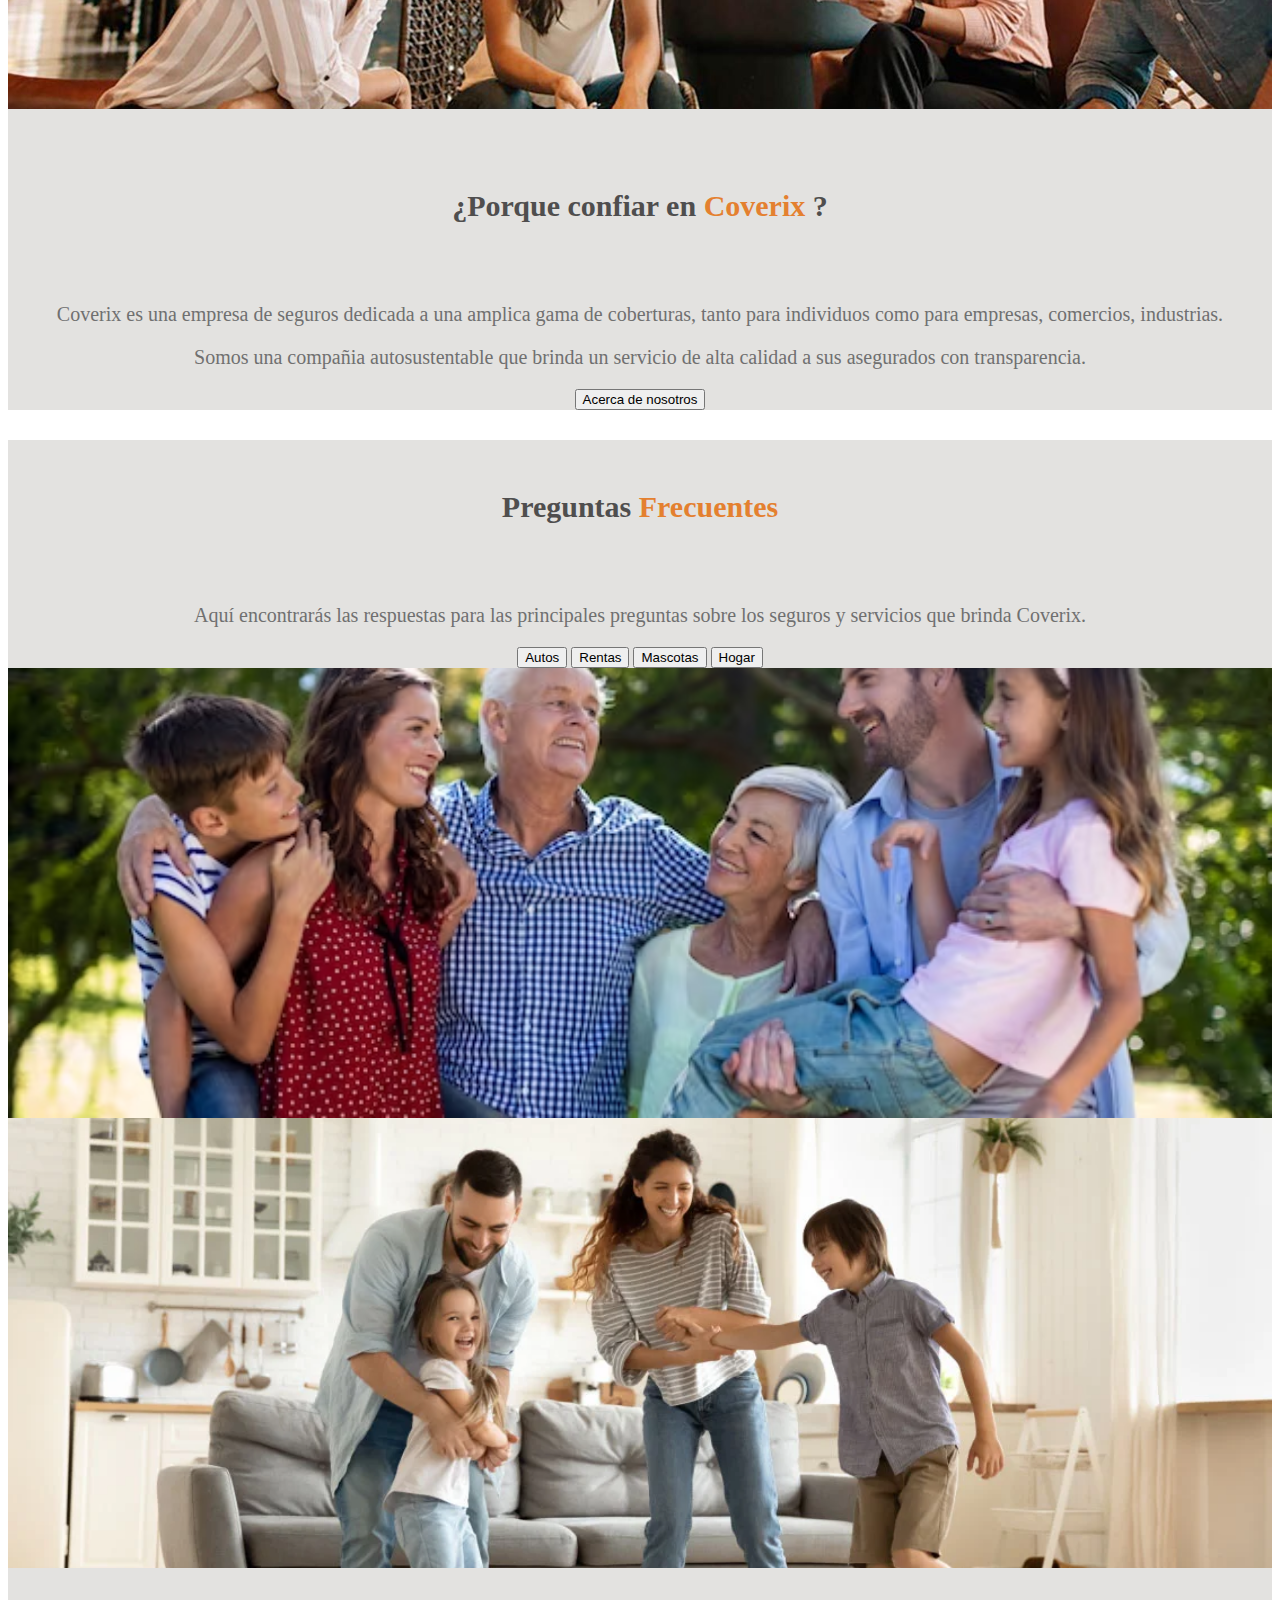
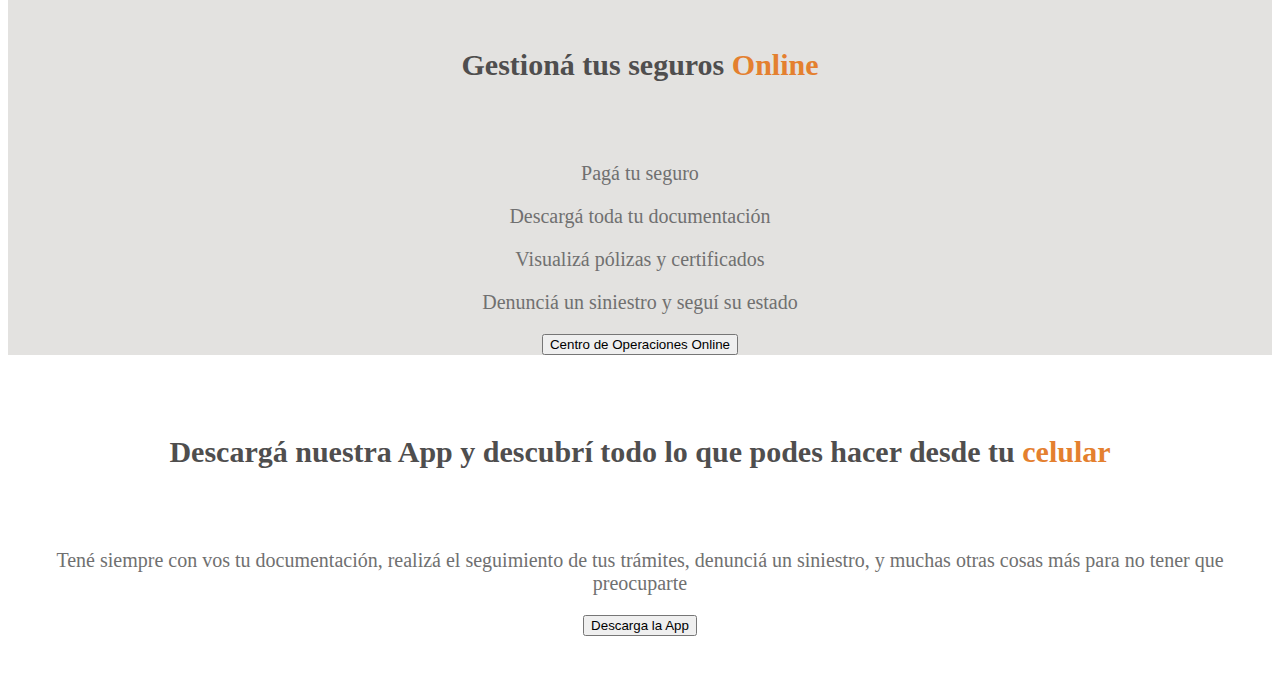
<file: precio/precios.html>
<!DOCTYPE html>
<html lang="es">
<head>
    <meta charset="UTF-8">
    <meta http-equiv="X-UA-Compatible" content="IE=edge">
    <meta name="viewport" content="width=device-width, initial-scale=1.0">
    <meta name="description" content="Coverix es una compania de seguros que cuida a tu familia, tus bienes y a tu bolsillo. Obtene increibles descuentos agregando mas seguros">
    <meta name="keywords" content="HTML, seguros, precios, combos, paquetes, confianza, rapidez, familia, bienes personales, alquiler, mascotas, proteccion">
    <link rel="stylesheet" href="">
    <link rel="stylesheet" href="https://cdn.jsdelivr.net/npm/bootstrap@4.6.2/dist/css/bootstrap.min.css" integrity="sha384-xOolHFLEh07PJGoPkLv1IbcEPTNtaed2xpHsD9ESMhqIYd0nLMwNLD69Npy4HI+N" crossorigin="anonymous">
    <link rel="stylesheet" href="style.css">
    <title>precios</title>
</head>
<body>

   <!--Utilizacion del Frameworks Boostrap -->

   <!--Nav bar inicio-->

<nav class="navbar navbar-expand-lg navbar-light">
  <a class="navbar-brand" href="#">Coverix</a>
  <button class="navbar-toggler" type="button" data-toggle="collapse" data-target="#navbarNavAltMarkup" aria-controls="navbarNavAltMarkup" aria-expanded="false" aria-label="Toggle navigation">
    <span class="navbar-toggler-icon"></span>
  </button>
  <div class="collapse navbar-collapse" id="navbarNavAltMarkup">
    <div class="navbar-nav">
      <a class="nav-link active" href="../index.html">Inicio<span class="sr-only">(current)</span></a>

      <a class="nav-link" href="../pages/rentas.html">Rentas</a>
      <a class="nav-link" href="../pages/propietarios.html">Propietarios</a>
      <a class="nav-link" href="../pages/auto.html">Auto</a>
      <a class="nav-link" href="../pages/mascotas.html">Mascotas</a>
      <a class="nav-link" href="../pages/vida.html">Vida</a>

      <a class="nav-link disabled">Donacion</a>
    </div>
  </div>
</nav>

<!--Jumbotron-->

<div class="jumbotron jumbotron-fluid">
    <div class="container">
      <h1 class="display-4">Coverix</h1>
      <p class="lead">
        ¿Qué seguro te gustaría?</p>
      <button type="button" class="btn btn-warning">Arma tus paquetes</button>
    </div>
  </div>

  <!--precios-->
<h2> COTIZA Y CONTRATA <br> Coverix</h2>
<p>Siempre el mejor respaldo a precios super amigables  </p>

<!--Card-->
<div class="row row-cols-1 row-cols-md-4">
    <div class="col mb-4">
      <div class="card">
        <img src="../img/renta.jpg" class="card-img-top" alt="...">
        <div class="card-body">
          <h5 class="card-title">RENTAS</h5>
          <p class="card-text">Desde $1500</p>
          <button type="button" class="btn btn-primary">Arma tus paquetes</button>
          <button type="button" class="btn btn-primary">Contrata</button>
  
  
        </div>
      </div>
    </div>
    <div class="col mb-4">
      <div class="card">
        <img src="../img/auto.jpg" class="card-img-top" alt="...">
        <div class="card-body">
          <h5 class="card-title">AUTO</h5>
          <p class="card-text">Desde $4000</p>
          <button type="button" class="btn btn-info">Arma tus paquetes</button>
          <button type="button" class="btn btn-info">Contrata</button>
  
        </div>
      </div>
    </div>
    <div class="col mb-4">
      <div class="card">
        <img src="../img/mascotas22.jpg" class="card-img-top" alt="...">
        <div class="card-body">
          <h5 class="card-title">MASCOTAS</h5>
          <p class="card-text">Desde $800</p>
          <button type="button" class="btn btn-success">Arma tus paquetes</button>
          <button type="button" class="btn btn-success">Contrata</button>
        </div>
      </div>
    </div>
    <div class="col mb-4">
      <div class="card">
        <img src="../img/coverix.jpg" class="card-img-top" alt="...">
        <div class="card-body">
          <h5 class="card-title">VIDA</h5>
          <p class="card-text">Desde $230</p>
          <button type="button" class="btn btn-danger">Arma tu paquete</button>
          <button type="button" class="btn btn-danger">Contrata</button>
  
  
        </div>
      </div>
    </div>
  </div>
     
    <h2>
        Coverix es sinonimo de: <br>
        Confianza - Seguridad -Responsabilidad
    </h2> 
    <p>Despeja todas tus dudas</p>
  <section  class="espacio">
    </section>


  <section class="nosotros container-fluid">
    <div class="row">
        <div class="nleft col-sm-6"></div>
        <div class="nright col-sm-6">
            <h3>¿Porque confiar en <span class="coverix">Coverix</span> ?</h3>
            <p>Coverix es una empresa de seguros dedicada a una amplica gama de coberturas, tanto para individuos como para empresas, comercios, industrias.</p>
            <p>Somos una compañia autosustentable que brinda un servicio de alta calidad a sus asegurados con transparencia. </p>
            <button type="button" class="btn btn-warning">Acerca de nosotros</button>
   
        </div>
</div>    
  </section>

  <section class="segunda container-fluid">
    <div class="row">
        <div class="izquierda col-sm-6">
            <h3>Preguntas <span class="coverix">Frecuentes</span> </h3>
            <p>Aquí encontrarás las respuestas para las principales preguntas sobre los seguros y servicios que brinda Coverix.
            </p>
           <button type="button" class="btn btn-warning">Autos</button>
           <button type="button" class="btn btn-warning">Rentas</button>
           <button type="button" class="btn btn-warning">Mascotas</button>
           <button type="button" class="btn btn-warning">Hogar</button>

   </div>
        <div class="derecha col-sm-6">
           
        </div>
</div>    
  </section>

  <section class="nosotros container-fluid">
    <div class="row">
        <div class="left col-sm-6"></div>
        <div class="nright col-sm-6">
            <h3>Gestioná tus seguros <span class="coverix">Online</span> </h3>
            <p>Pagá tu seguro</p>
            <p>Descargá toda tu documentación</p>
            <p>Visualizá pólizas y certificados</p>
            <p>Denunciá un siniestro y seguí su estado</p>
       
            <button type="button" class="btn btn-warning">Centro de Operaciones Online</button>
   
        </div>
</div>    
  </section>

  <section  class="final">

<div class="izquierda ">
    <h3>Descargá nuestra App y descubrí todo lo que podes hacer desde tu <span class="coverix">celular</span> </h3>
    
<p>Tené siempre con vos tu documentación, realizá el seguimiento de tus trámites, denunciá un siniestro, y muchas otras cosas más para no tener que preocuparte</p>

   <button type="button" class="btn btn-warning">Descarga la App</button>

</div>
   
  </section>
       
   
    <script src="https://cdn.jsdelivr.net/npm/jquery@3.5.1/dist/jquery.slim.min.js" integrity="sha384-DfXdz2htPH0lsSSs5nCTpuj/zy4C+OGpamoFVy38MVBnE+IbbVYUew+OrCXaRkfj" crossorigin="anonymous"></script>
    <script src="https://cdn.jsdelivr.net/npm/popper.js@1.16.1/dist/umd/popper.min.js" integrity="sha384-9/reFTGAW83EW2RDu2S0VKaIzap3H66lZH81PoYlFhbGU+6BZp6G7niu735Sk7lN" crossorigin="anonymous"></script>
    <script src="https://cdn.jsdelivr.net/npm/bootstrap@4.6.2/dist/js/bootstrap.min.js" integrity="sha384-+sLIOodYLS7CIrQpBjl+C7nPvqq+FbNUBDunl/OZv93DB7Ln/533i8e/mZXLi/P+" crossorigin="anonymous"></script>
</body>
</html>
</file>
<file: css/style.css>
@import url("https://fonts.googleapis.com/css2?family=Delicious+Handrawn&family=Heebo:wght@300;400;700&family=Roboto:wght@100;400&family=Sacramento&display=swap");

* {
  padding: 0;
  margin: 0;
  box-sizing: border-box;
  text-decoration: none;
  font-family: "Heebo", sans-serif;
  border: none;
}

/* header */

header {
  width: 100%;
  height: 80px;
  margin: auto;
  display: flex;
  justify-content: space-between;
  align-items: center;
  padding: 30px;
  position: sticky;
  top: 0;
  background-color:#fff;

}

header a {
  color: #707070;
  padding: 18px;
}

header a:hover {
  color: #000;
}

/*titulo */
.titulo a {
  display: block;
  text-align: center;
  font-family: "Sacramento", cursive;
  font-size: 40px;
  color: #000;
  font-weight: 550;
}
.hero button {
  width: 200px;
  height: 60px;
  font-size: 20px;
  text-transform: uppercase;
  color: #ece9ea;
  background-color: #e28b11;
  border-radius: 10px;
  box-shadow: 2px 2px 2px 1px rgba(0, 0, 0, 0.2);
  cursor: pointer;
  margin-top: 60px;
  margin-left: 150px;
}

.hero button:hover {
  background-color: #FF4CCA;
  color: #fff;
}
/*herobanner */

.hero {
  display: flex;
  justify-content: space-around;
  font-family: "Sacramento", cursive;
  font-size: 25px;
  font-weight: bold;
  color: rgb(105, 98, 98);
  height: 750px;
  background-image: url(../img/coverix5.jpg);
  background-repeat: no-repeat;
  background-size:cover;
 
}

.hero h1 {
  font-size: 40px;
  color: #494141;
  text-transform: uppercase;
  text-align: center;
  margin-top: 80px;
}
.hero p {
  margin-top: 40px;
  font-size: 16px;
  font-weight: 400;
  text-align: center;
}

.hero a{
  color:#fff;
}


/*section estrellas*/

.estrella {
  font-size: 20px;
  text-align: center;
  margin-top: 30px;
  background-color: #f3f1f1;
  color: #434242;
  max-height: 500px;
  margin: auto;
}

.estrella h2 {
  font-size: 40px;
  padding-top: 90px;
  text-transform: capitalize;
}

/*card en movimiento */

.carrousel .tarjeta {
  display: flex;
  justify-content: space-between;
  align-items: center;
  background-color: #f3f1f1;
  flex-wrap: wrap;
}

.tarjeta .card {
  width: 400px;
  padding: 20px;
  margin: 10px;
  height: 250px;
  margin-top: 60px;
  margin-bottom: 80px;
  margin-left: 20px;
  margin-right: 20px;

  border-radius: 10px;
  background-color: #fff;
  box-shadow: 0 20px 35px rgba(0, 0, 0, 0.3);
}

.card h2 {
  padding: 2px;
  font-weight: 100;
  font-size: 15px;
  text-transform: capitalize;
}
.card h3 {
  font-weight: 100;
  font-size: 15px;
  text-transform: capitalize;
}
.card p {
  font-weight: 200;
  font-size: 16px;
  margin-top: 40px;
}
.icon img {
  vertical-align: middle;
  width: 80px;
  height: 80px;
  float: left;
  padding: 4px;
  border-radius: 150px;
}

.icon img:hover {
  transform: scale(1.09);
  transition: all 0.9s;
}

.card p span {
  color: #f90081;
  font-weight: 300;
}

/*Card precios */

.subscripcion {
  background-color: #faf6f7;
  position: relative;
  padding: 100px;
  text-align: center;
}

.subscripcion h2 {
  text-transform: capitalize;
  padding: 20px;
  font-size: 40px;
  font-weight: 520;
  color: #434242;
}

.subscripcion a{
  color:#fff;
}

.subscripcion p {
  font-size: 18px;
  padding: 15px;
}

.compra {
  width: 100%;
  padding: 30px;
  display: flex;
  justify-content: center;
  flex-wrap: wrap;
}

.compra .promo {
  width: 280px;
  height: 400px;
  background-color: #ece9ea;
  margin: 20px;
  padding: 10px;
  border-radius: 15px;
  box-shadow: 0 20px 35px rgba(0, 0, 0, 0.2);
}

.compra .promo .info h3 {
  color: #3e3a3c;
  font-size: 30px;
  font-weight: 300;
}

.promo .info p {
  font-weight: 100;
}

.compra .promo .info button {
  background-color: #00C1E5;
  color: #fff;
  text-transform: uppercase;
  border-radius: 8px;
  padding: 10px 25px;
  margin-top: 10px;
  font-size: 18px;
}

.compra .promo .info button:hover {
  background-color: #FF4CCA;
  color: #ece9ea;
}
.compra .promo span {
  font-size: 12px;
  font-weight: 100;
  margin-top: 20px;
  text-align: center;
}

.compra .promo img {
  margin-top: 30px;
  margin-bottom: 20px;
  width: 80px;
  height: 80px;
  cursor: pointer;
}

.compra .promo img:hover {
  transform: scale(1.09);
  transition: all 0.9s;
}

/*Section celular */



.celular{
  position: relative;
}

.celular video{
  position: absolute;
  top: 0;
  left: 0;
  width: 100%;
  height: 600px;
  object-fit:cover;
}

.celular h2{
  background-color: rgb(43, 40, 40);
  text-align: center;
  font-weight: 400;
  font-size: 40px;
  mix-blend-mode:overlay;
  color: #fff;
  height: 300px;
  padding-top: 40px;
}

.celular p{
  background-color: rgb(43, 40, 40);
  text-align: center;
  font-weight: 400;
  font-size: 20px;
  mix-blend-mode:overlay;
  color: #fff;
  height: 300px;

}


/*separador globos */

.globo {
  background-color: #ece9ea;
  text-align: center;
  padding: 20px;
}

.globo a{
    color:#fff;
  
}
.globo h3 {
  color: #434242;
  font-size: 40px;
  padding: 25px 0px 2px;
  font-weight: 300;
}

.globo p {
  padding-bottom: 30px;
}

.globo img {
  width: 300px;
  margin-bottom: 30px;
}

.burbuja {
  overflow: hidden;
  position: relative;
  border-radius: 20px;
}

.burbuja p {
  font-size: 15px;
  color: #3e3a3c;
  position: absolute;
  top: 40%;
  left: 50%;
  transform: translate(-50%, -50%);
  text-shadow: 0 0 8px rgba(0, 0, 0, 0.8);
}

.globo button {
  background-color: #00C2B8;
  border-radius: 10px;
  padding: 20px;
  margin-bottom: 50px;
  font-size: 15px;
  color: #fff;
  box-shadow: 2px 2px 2px 1px rgba(0, 0, 0, 0.1);
  cursor: pointer;
}

.globo button:hover {
  background-color: #FF4CCA;
  color: #ece9ea;
  transition: 500ms;
}

/*separador limonada */

.limonada {
  background-color: #fff;
  text-align: center;
}

.limonada h3 {
  color: #434242;
  font-size: 40px;
  padding: 25px 0px 2px;
  font-weight: bold;
}

.limonada p {
  font-size: 18px;
  font-weight: 200;
  padding-bottom: 60px;
}

.limonada .giveback {
  color: #d19111;
}

.limonada .pizza img {
  width: 300px;
  height: 280px;
  padding-bottom: 50px;
}

.pizza img:hover{
  transform: scale(1.09);
    transition: all 0.9s;
}


/*separador ultimo */

.ultimo {
  height: 500px;
  background-color: #fff;
}

.logo {
  text-align: center;
  display: flex;
  justify-content: center;
  padding: 20px;
}

.logo .diseno h3 {
  padding: 20px;
}

.logo .diseno p {
  padding: 2px;
}
.logo .diseno {
  width: 400px;
  height: 400px;
  background-color: #fff;
  margin: 20px;
  padding: 30px;
}

.logo .diseno img {
  width: 90px;
}



/*### contacto ###*/   



#contacto{
  height: 580px;
  background-image: url(../img/seguridad.webp);
  background-repeat: no-repeat;
  background-position: center;
  margin-bottom: 80px;
  padding-top: 50px;
}

#contacto h2{
  text-align: center;
  color: #434242;
  font-weight: 200;
}


#contacto form {
  width: 698px;
  margin: auto;
  padding: 14px 28px 20px 28px;
  background-color: #FFF;
  border: #cecece SOLID 1px;
  border-radius: 12px;

}

#contacto input, #contacto textarea
{
  width: 100%;
  margin-top: 8px;
  margin-bottom: 14px;
  padding: 4px;
  border: 1px solid #cecece;
  border-radius: 6px;
  font-family: 'Raleway', sans-serif;

}


#contacto textarea {
  height: 80px;
  resize: none;
}

#contacto button {
  width: 200px;
  padding: 4px 0px;
  margin: 2px 0px 0px 200px;
  height: 30px;
  background-color: #00C2B8;
  border: 1px solid #08ebe0;
  border-radius: 6px;
  font-family: 'Raleway', sans-serif;
  cursor: pointer;
  transition: 500ms;
 
}

#contacto button:hover {
background-color: #FF4CCA;
border: #e72288;

}


/*Ubicacion*/
.ubicacion{
  width: 100%;
  height: 550px;
  background-image: linear-gradient(to right top, #f90081, #fd5372, #f97d71, #f19e7e, #e9bb9a, #e8c09c, #e6c49e, #e4c9a1, #e4bb80, #e4ab5f, #e39c3d, #e28b11);
  text-align: center;
  
}

.ubicacion h2{
  padding: 20px;
  color: #1f1c1c;
  font-size: 20px;
  font-weight: 400;
}

.ubicacion h2:hover{
  transform: scale(1.09);
    transition: all 0.8s;
}

/*Footer*/

.gridFooter div>div {
  padding: 1rem;
  display: flex;

}

.galeria {
  height: 900px;
  width: 100%;
  padding: 130px;
  background-color: #000;
  border: 5px solid #000;
  display: grid;
  grid-template-columns: repeat(5, 1fr);
  grid-template-rows: 100px 100px 100px 100px;
  grid-template-areas:
    "img1 img2 img3 img4 img5"
    "img1 img2 img3 img4 img6"
    "img1 img2 img3 img4 img7"
    "img8 img8 img8 img8 img8";
  grid-gap: 20px;
  padding-top: 40px;
}

.img p {
  color: grey;
  padding: 2px;
  margin-bottom: 4px;
  font-size: 15px;
  font-weight: bold;
}

.img ul {
  list-style: none;
  padding: 2px;
  line-height: 40px;
}

.img li a{
  color: #f3f1f1;

}

.img li a:hover{
  text-decoration: underline;
}

.img {
  background-color: #000;
  border-radius: 10px;
  color: #f3f1f1;
}

.img img {
  width: 40px;
  
}

.img button {
  border-radius: 8px;
  margin: 2px;
  border: 1px solid #434242;
  background-color: #000;
  color: #707070;
  padding: 2px;
  width: 150px;
}

.img select {
  color: #fff;
  font-size: 15px;
  background-color: #434242;
  
}

.img button:hover {
  background-color: #3e3a3c;
}

.img1 {
  grid-area: img1;
  background-color: #000;
  
}

.img2 {
  grid-area: img2;
  background-color: #000;
 
}

.img3 {
  grid-area: img3;
  background-color: #000;
  
}

.img4 {
  grid-area: img4;
  background-color: #000;
  
}

.img5 {
  grid-area: img5;
  background-color: #000;
  
}

.img6 {
  grid-area: img6;
  background-color: #000;
  
}

.img7 {
  grid-area: img7;
  background-color: #000;
  margin-top: 20px;
 
}

.img i {
  letter-spacing: 30px;
  font-size: 19px;
}

.img i:hover{
  color: #707070;
}

.img8 {
  grid-area: img8;
 
  margin-top: 90px;
  padding: 40px;
  
  
  background-color: #000;
  

}

.redes {
  color: aliceblue;
  letter-spacing: 30px;
  font-size: 40px;
}

footer p {
  color: aliceblue;
}
footer {
  background-color: #000;
  height: 1000px;
}

.navbar{
  color: #fff;
  background-color: #fff;
  font-size: 1px;
  height: 1px;
}

.checkbox, .icons{
  width: 1px;
  height: 1px;
}

/*MEDIA QUERYS
Smartphones (portrait & landscape) 
#Dispositivo = Mayoría de teléfonos móviles (vertical y horizontal) 
- Medida estandar pantalla resolucion 320 x 480 
@media only screen and (min-device-width : 320px) and (max-device-width : 480px)*/
@media only screen and (min-device-width: 320px) and (max-device-width: 480px) {
  .nav {
    display: none !important;
  }

  header {
    height: 1px;
    padding: 5px;
  }

  header a{
    display: none !important;
  }

  .titulo a {
    display: none !important;
  }

  .navbar {
    height: 48px;
    position: relative;
    font-size: 48px;
  }

  .navbar h1 a{
    text-align: center;
    display: block;
    padding: 20px 12px;
    text-align: center;
    font-family: 'Sacramento', cursive;
    color: #000;
    font-weight: 550;
    font-size: 25px;
  }

  .checkbox,
  .icons {
    width: 24px;
    height: 24px;
    position: absolute;
    top: 10px;
    cursor: pointer;
    padding: 10px 12px;
  }

  .icons {
    pointer-events: none;
    font-size: 24px;
    color: #434242;
  }

  .checkbox {
    opacity: 0;
  }

  .checkbox:checked ~ .menu {
    display: block;
    top: 48px;
  }

  .checkbox:checked ~ .fa-bars {
    display: none;
  }

  .fa-times {
    display: none;
  }

  .checkbox:checked ~ .fa-times {
    display: block;
  }

  .menu {
    width: 60%;
    position: absolute;
    top: 48px;
    background-color: rgb(47, 46, 46);
    display: none;
  }

  .menu li {
    list-style: none;
  }

  .menu li a {
    text-decoration: none;
    color: #fff;
    background-color: rgb(47, 46, 46);
    display: block;
    padding: 10px 12px;
    font-size: 20px;
  }

  .menu li a:hover {
    text-decoration: underline;
  }

  .red {
    font-size: 30px;
    padding-top: 100%;
    text-align: center;
    color: #fff;
    letter-spacing: 10px;
  }

  .hero {
    height: 600px;
  }

  .hero h1 {
    font-size: 20px;
    color: #e28b11;
    width: 50%;
  }

  .hero p {
    padding: 1px;
    width: 50%;
    color:#000;
  }

  .hero button {
    margin:auto;
    width: 80%;
    margin-top: 50%;
    margin-left: 25px;
  }

  .estrella {
    height: 100%;
    margin: auto;
    padding-bottom: 40px;
  }

  .estrella h2 {
    font-size: 25px;
    margin: auto;
  }

  .estrella p {
    margin: auto;
    font-size: 16px;
    padding: 20px;
    width: 98%;
    height: 2px;
  }

  .carrousel .tarjeta {
    display: flex;
    justify-content: center;
    flex-wrap: wrap;
  }

  .tarjeta .card {
    width: 40%;
    padding: 2px;
    margin: 10px;
    height: 130px;
    margin-left: 10px;
    margin-right: 10px;
  }

  .card h2 {
    padding: 2px;
    font-size: 15px;
  }
  .card h3 {
    font-size: 10px;
  }
  .card p {
    font-size: 10px;
    margin-top: 2px;
    padding: 2px;
  }
  .icon img {
    width: 40px;
    height: 40px;
    padding: 4px;
  }

  .subscripcion {
    padding: 25px;
  }

  .subscripcion h2 {
    padding: 20px;
    font-size: 30px;
    font-weight: 500;
    color: #434242;
  }

  .subscripcion p {
    font-size: 15px;
    padding: 5px;
    width: 60%;
    margin: auto;
  }

  .compra {
    padding: 3px;
    display: flex;
    justify-content: center;
    flex-wrap: wrap;
  }

  .compra .promo {
    width: 42%;
    height: 180px;
    background-color: #ece9ea;
    margin: 12px;
    padding: 10px;
    border-radius: 15px;
    box-shadow: 0 20px 35px rgba(0, 0, 0, 0.2);
  }

  .compra .promo .info h3 {
    color: #3e3a3c;
    font-size: 16px;
    font-weight: 300;
  }

  .promo .info p {
    display: none !important;
  }

  .compra .promo .info button {
    background-color: #f90081;
    color: #fff;
    text-transform: uppercase;
    border-radius: 5px;
    padding: 9px;
    margin-top: 10px;
    font-size: 10px;
  }

  .compra .promo span {
    font-size: 10px;
    font-weight: 100;
    margin-top: 10px;
    text-align: center;
  }

  .compra .promo img {
    margin-top: 3px;
    margin-bottom: 2px;
    width: 45px;
    height: 45px;
  }

  .celular {
    margin: auto;
    width: 80%;
  }

  .celular h3 {
    font-size: 25px;
    font-weight: 600;
    color: #434242;
    padding: 10px;
    margin-top: 20px;
  }

  .celular p {
    width: 100%;
    margin: auto;
    font-size: 15px;
  }

  .globo h3 {
    font-size: 25px;
    font-weight: 600;
  }

  .globo p {
    font-size: 15px;
  }

  .globo button {
    padding: 12px;
    margin-bottom: 50px;
    font-size: 12px;
  }

  .limonada {
    background-color: #fff;
    text-align: center;
  }

  .limonada h3 {
    font-size: 25px;
    font-weight: 600;
  }

  .limonada p {
    font-size: 15px;
    width: 80%;
    margin: auto;
  }

  .limonada .pizza img {
    width: 200px;
    height: 200px;
  }

  #contacto form {
    width: 90%; 
  }
  
  #contacto button {
    width: 50%;
    margin: auto;
    text-align: center;
    display: flex;
    justify-content: center;
  }
  
  .ubicacion iframe{
    width: 90%;
  }


  .ultimo {
    height: 100%;
    background-color: #fff;
  }

  .logo {
    text-align: center;
    display: flex;
    justify-content: center;
    flex-wrap: wrap;
    padding: 20px;
  }

  .logo .diseno h3 {
    padding: 5px;
  }

  .logo .diseno p {
    padding: 2px;
  }
  .logo .diseno {
    width: 300px;
    height: 300px;
    margin: auto;
    padding: 10px;
  }

  .logo .diseno img {
    width: 90px;
  }

  /*Footer*/

  footer {
    max-width: 100%;
    height: 3100px
  }

  .galeria {
    display: flex;
    justify-content:left;
    flex-wrap: wrap;
    max-width: 300px;
    padding: 20px;
    background-color: #000;
    margin: auto;
  }

  .galeria .img1 img{
    display: none !important;
  }

  .galeria .img8{
    margin: auto;
  }
}

/*Dispositivo = Tablets de baja resolución y teléfonos Móviles (horizontal) 
- Medida estandar pantalla resolucion 320 x 480 */
@media screen and (min-width: 481px) and (max-width: 767px) {
  .nav {
    display: none !important;
  }

  header {
    height: 1px;
    padding: 1px;
  }

  header a{
    display: none !important;
  }

  .titulo a {
    display: none !important;
  }

  .navbar {
    height: 60px;
    position: relative;
  }

  .navbar h1 a{
    text-align: center;
    display: block;
    padding: 20px 12px;
    text-align: center;
    font-family: 'Sacramento', cursive;
    color: #000;
    font-weight: 550;
    font-size: 40px;
  }

  .checkbox,
  .icons {
    width: 30px;
    height: 30px;
    position: absolute;
    top: 10px;
    cursor: pointer;
    padding: 10px 12px;
  }

  .icons {
    pointer-events: none;
    font-size: 24px;
    color: #434242;
  }

  .checkbox {
    opacity: 0;
  }

  .checkbox:checked ~ .menu {
    display: block;
    top: 60px;
  }

  .checkbox:checked ~ .fa-bars {
    display: none;
  }

  .fa-times {
    display: none;
  }

  .checkbox:checked ~ .fa-times {
    display: block;
  }

  .menu {
    width: 60%;
    position: absolute;
    top: 60px;
    background-color: rgb(47, 46, 46);
    display: none;
  }

  .menu li {
    list-style: none;
  }

  .menu li a {
    text-decoration: none;
    color: #fff;
    background-color: rgb(47, 46, 46);
    display: block;
    padding: 10px 12px;
    font-size: 26px;
  }

  .menu li a:hover {
    text-decoration: underline;
  }

  .red {
    font-size: 30px;
    padding-top: 70%;
    text-align: center;
    color: #fff;
    letter-spacing: 10px;
  }

  .hero {
    height: 820px;
  }

  .hero h1 {
    font-size: 30px;
    color: #3c3739;
    width: 100%;
    text-align: center;
  }

  .hero p {
    padding: 1px;
    width: 100%;
    text-align: center;
    font-size: 20px;
    color:#000;
  }

  .hero button {
    margin:auto;
    width: 80%;
    margin-top: 50%;
    margin-left: 25px;
  }

  .estrella {
    margin: auto;
  }

  .estrella h2 {
    font-size: 30px;
    margin: auto;
  }

  .estrella p {
    margin: auto;
    font-size: 20px;
    padding: 20px;
    width: 98%;
    height: 2px;
  }
  .carrousel .tarjeta {
    display: flex;
    justify-content: center;
    flex-wrap: wrap;
    width: 100%;
  }

  .tarjeta .card {
    width: 40%;
    padding: 2px;
    margin: 10px;
    height: 130px;
    margin-left: 10px;
    margin-right: 10px;
  }

  .card h2 {
    padding: 2px;
    font-size: 15px;
  }
  .card h3 {
    font-size: 10px;
  }
  .card p {
    font-size: 10px;
    margin-top: 2px;
    padding: 2px;
  }
  .icon img {
    width: 40px;
    height: 40px;
    padding: 4px;
  }

  .subscripcion {
    padding: 25px;
  }

  .subscripcion h2 {
    padding: 20px;
    font-size: 30px;
    font-weight: 500;
    color: #434242;
  }

  .subscripcion p {
    font-size: 15px;
    padding: 5px;
    width: 60%;
    margin: auto;
  }

  .compra {
    padding: 3px;
    display: flex;
    justify-content: center;
    flex-wrap: wrap;
  }

  .compra .promo {
    width: 42%;
    height: 180px;
    background-color: #ece9ea;
    margin: 12px;
    padding: 10px;
    border-radius: 15px;
    box-shadow: 0 20px 35px rgba(0, 0, 0, 0.2);
  }

  .compra .promo .info h3 {
    color: #3e3a3c;
    font-size: 16px;
    font-weight: 300;
  }

  .promo .info p {
    display: none !important;
  }

  .compra .promo .info button {
    background-color: #f90081;
    color: #fff;
    text-transform: uppercase;
    border-radius: 5px;
    padding: 9px;
    margin-top: 10px;
    font-size: 10px;
  }

  .compra .promo span {
    font-size: 10px;
    font-weight: 100;
    margin-top: 10px;
    text-align: center;
  }

  .compra .promo img {
    margin-top: 3px;
    margin-bottom: 2px;
    width: 45px;
    height: 45px;
  }

  .celular {
    margin: auto;
    width: 80%;
  }

  .celular h3 {
    font-size: 25px;
    font-weight: 600;
    color: #434242;
    padding: 10px;
    margin-top: 20px;
  }

  .celular p {
    width: 100%;
    margin: auto;
    font-size: 15px;
  }

  .globo h3 {
    font-size: 25px;
    font-weight: 600;
  }

  .globo p {
    font-size: 15px;
  }

  .globo button {
    padding: 12px;
    margin-bottom: 50px;
    font-size: 12px;
  }

  .limonada {
    background-color: #fff;
    text-align: center;
  }

  .limonada h3 {
    font-size: 25px;
    font-weight: 600;
  }

  .limonada p {
    font-size: 15px;
    width: 80%;
    margin: auto;
  }

  .limonada .pizza img {
    width: 200px;
    height: 200px;
  }

  #contacto form {
    width: 90%; 
  }
  
  #contacto button {
    width: 50%;
    margin: auto;
    text-align: center;
    display: flex;
    justify-content: center;
  }
  
  .ubicacion iframe{
    width: 90%;
  }

  .ultimo {
    height: 100%;
    background-color: #fff;
  }

  .logo {
    text-align: center;
    display: flex;
    justify-content: center;
    flex-wrap: wrap;
    padding: 20px;
  }

  .logo .diseno h3 {
    padding: 5px;
  }

  .logo .diseno p {
    padding: 2px;
  }
  .logo .diseno {
    width: 300px;
    height: 300px;
    margin: auto;
    padding: 10px;
  }

  .logo .diseno img {
    width: 90px;
  }

  footer {
    max-width: 100%;
    height: 2000px;
  }

  .galeria {
    display: flex;
    justify-content:space-between;
    flex-wrap: wrap;
    max-width: 800px;
    padding: 50px;
    background-color: #000;
    margin: auto;
  }

  .galeria .img1 img{
    display: none !important;
  }

  .galeria .img8{
    margin: auto;
  }

}

/* iPads 
#Dispositivo = Tablets, Ipads  
- Medida estandar de pantalla resolucion 768px to 1024px */
@media only screen and (min-device-width: 768px) and (max-device-width: 1023px) {
  .nav {
    display: none !important;
  }

  header {
    height: 1px;
    padding: 1px;
  }

  header a{
    display: none !important;
  }

  .titulo a {
    display: none !important;
  }

  .navbar {
    height: 60px;
    position: relative;
  }

  .navbar h1 a{
    text-align: center;
    display: block;
    padding: 20px 12px;
    text-align: center;
    font-family: 'Sacramento', cursive;
    color: #000;
    font-weight: 550;
    font-size: 40px;
  }

  .checkbox,
  .icons {
    width: 30px;
    height: 30px;
    position: absolute;
    top: 10px;
    cursor: pointer;
    padding: 10px 12px;
  }

  .icons {
    pointer-events: none;
    font-size: 24px;
    color: #434242;
  }

  .checkbox {
    opacity: 0;
  }

  .checkbox:checked ~ .menu {
    display: block;
    top: 60px;
  }

  .checkbox:checked ~ .fa-bars {
    display: none;
  }

  .fa-times {
    display: none;
  }

  .checkbox:checked ~ .fa-times {
    display: block;
  }

  .menu {
    width: 60%;
    position: absolute;
    top: 60px;
    background-color: rgb(47, 46, 46);
    display: none;
  }

  .menu li {
    list-style: none;
  }

  .menu li a {
    text-decoration: none;
    color: #fff;
    background-color: rgb(47, 46, 46);
    display: block;
    padding: 10px 12px;
    font-size: 26px;
  }

  .menu li a:hover {
    text-decoration: underline;
  }

  .red {
    font-size: 30px;
    padding-top: 70%;
    text-align: center;
    color: #fff;
    letter-spacing: 10px;
  }

  .hero {
    height: 820px;
  }

  .hero h1 {
    font-size: 30px;
    color: #3c3739;
    width: 100%;
    text-align: center;
  }

  .hero p {
    padding: 1px;
    width: 100%;
    text-align: center;
    font-size: 20px;
    color:#000;
  }

  .hero button {
    margin:auto;
    width: 80%;
    margin-top: 50%;
    margin-left: 25px;
  }


  .estrella {
    margin: auto;
  }

  .estrella h2 {
    font-size: 30px;
    margin: auto;
  }

  .estrella p {
    margin: auto;
    font-size: 20px;
    padding: 20px;
    width: 98%;
    height: 2px;
  }
  .carrousel .tarjeta {
    display: flex;
    justify-content: center;
    flex-wrap: wrap;
  }

  .tarjeta .card {
    width: 40%;
    padding: 2px;
    margin: 10px;
    height: 130px;
    margin-left: 10px;
    margin-right: 10px;
  }

  .card h2 {
    padding: 2px;
    font-size: 15px;
  }
  .card h3 {
    font-size: 10px;
  }
  .card p {
    font-size: 10px;
    margin-top: 2px;
    padding: 2px;
  }
  .icon img {
    width: 40px;
    height: 40px;
    padding: 4px;
  }

  .subscripcion {
    padding: 25px;
  }

  .subscripcion h2 {
    padding: 20px;
    font-size: 30px;
    font-weight: 500;
    color: #434242;
  }

  .subscripcion p {
    font-size: 15px;
    padding: 5px;
    width: 60%;
    margin: auto;
  }

  .compra {
    padding: 3px;
    display: flex;
    justify-content: center;
    flex-wrap: wrap;
  }

  .compra .promo {
    width: 42%;
    height: 180px;
    background-color: #ece9ea;
    margin: 12px;
    padding: 10px;
    border-radius: 15px;
    box-shadow: 0 20px 35px rgba(0, 0, 0, 0.2);
  }

  .compra .promo .info h3 {
    color: #3e3a3c;
    font-size: 16px;
    font-weight: 300;
  }

  .promo .info p {
    display: none !important;
  }

  .compra .promo .info button {
    background-color: #f90081;
    color: #fff;
    text-transform: uppercase;
    border-radius: 5px;
    padding: 9px;
    margin-top: 10px;
    font-size: 10px;
  }

  .compra .promo span {
    font-size: 10px;
    font-weight: 100;
    margin-top: 10px;
    text-align: center;
  }

  .compra .promo img {
    margin-top: 3px;
    margin-bottom: 2px;
    width: 45px;
    height: 45px;
  }

  .celular {
    margin: auto;
    width: 80%;
  }

  .celular h3 {
    font-size: 25px;
    font-weight: 600;
    color: #434242;
    padding: 10px;
    margin-top: 20px;
  }

  .celular p {
    width: 100%;
    margin: auto;
    font-size: 15px;
  }

  .globo h3 {
    font-size: 25px;
    font-weight: 600;
  }

  .globo p {
    font-size: 15px;
  }

  .globo button {
    padding: 12px;
    margin-bottom: 50px;
    font-size: 12px;
  }

  .limonada {
    background-color: #fff;
    text-align: center;
  }

  .limonada h3 {
    font-size: 25px;
    font-weight: 600;
  }

  .limonada p {
    font-size: 15px;
    width: 80%;
    margin: auto;
  }

  .limonada .pizza img {
    width: 200px;
    height: 200px;
  }

  #contacto form {
    width: 90%; 
  }
  
  #contacto button {
    width: 50%;
    margin: auto;
    text-align: center;
    display: flex;
    justify-content: center;
  }
  
  .ubicacion iframe{
    width: 90%;
  }

  .ultimo {
    height: 100%;
    background-color: #fff;
  }

  .logo {
    text-align: center;
    display: flex;
    justify-content: center;
    flex-wrap: wrap;
    padding: 20px;
  }

  .logo .diseno h3 {
    padding: 5px;
  }

  .logo .diseno p {
    padding: 2px;
  }
  .logo .diseno {
    width: 300px;
    height: 300px;
    margin: auto;
    padding: 10px;
  }

  .logo .diseno img {
    width: 90px;
  }

  /*Footer*/

  footer {
    max-width: 100%;
    height: 1100px
  }

  .galeria .img8{
    margin: auto;
  }

}

/* Ordenadores de sobremesa y portátiles
- Medida estandar de pantalla resolucion : 1224px */
@media only screen and (min-width: 1024px) and  (max-device-width: 1200px) {
  .navbar {
    display: none !important;
  }

  .navbar h1 a{
    display: none !important;
  }

  .hero {
    height: 850px;
  }

  .estrella {
    margin: auto;
  }

  .estrella h2 {
    font-size: 32px;
    margin: auto;
  }

  .estrella p {
    margin: auto;
    font-size: 20px;
    padding: 20px;
    width: 98%;
  }
  
  .carrousel .tarjeta {
    display: flex;
    justify-content: center;
    flex-wrap: wrap;
  }

  .tarjeta .card {
    width: 40%;
    padding: 2px;
    margin: 10px;
    height: 230px;
    margin-left: 10px;
    margin-right: 10px;
  }

  .card h2 {
    padding: 2px;
    font-size: 22px;
  }
  .card h3 {
    font-size: 20px;
    padding-bottom: 20px;
  }
  .card p {
    font-size: 18px;
    margin-top: 2px;
    padding: 2px;
  }
  .icon img {
    width: 80px;
    height: 80px;
    padding: 4px;
  }

  
  .subscripcion {
    padding: 25px;
  }

  .subscripcion h2 {
    padding: 20px;
    font-size: 30px;
    font-weight: 500;
    color: #434242;
  }

  .subscripcion p {
    font-size: 20px;
    padding: 5px;
    width: 60%;
    margin: auto;
  }

  .compra {
    padding: 3px;
    display: flex;
    justify-content: center;
    flex-wrap: wrap;
  }

  .compra .promo {
    width: 42%;
    height: 460px;
    background-color: #ece9ea;
    margin: 12px;
    padding: 10px;
    border-radius: 15px;
    box-shadow: 0 20px 35px rgba(0, 0, 0, 0.2);
  }

  .compra .promo .info h3 {
    color: #3e3a3c;
    font-size: 40px;
    font-weight: 300;
    padding-bottom: 10px;
  }

  .compra .promo .info p{
    font-size: 25px;
    width: 80%;
    padding-bottom: 10px;
  }

  .compra .promo .info button {
    text-transform: uppercase;
    border-radius: 5px;
    padding: 9px;
    margin-top: 10px;
    font-size: 20px;
  }

  .compra .promo span {
    font-size: 16px;
    font-weight: 100;
    margin-top: 10px;
    text-align: center;
  }

  .compra .promo img {
    margin-top: 30px;
    margin-bottom: 2px;
    width: 100px;
    height: 100px;
  }

  /*Footer*/

  footer {
    max-width: 100%;
    height: 1000px;
  }

  .galeria .img8{
    margin: auto;
  }

}

@media only screen and (min-width:1200px)and (max-device-width:1860px) {
  
  .estrella {
    margin: auto;
  }

  .estrella h2 {
    font-size: 32px;
    margin: auto;
  }

  .estrella p {
    margin: auto;
    font-size: 20px;
    padding: 20px;
    width: 98%;
  }
  
  .carrousel .tarjeta {
    display: flex;
    justify-content: center;
    flex-wrap: wrap;
  }

  .tarjeta .card {
    width: 33%;
    padding: 2px;
    margin: 10px;
    height: 230px;
    margin-left: 10px;
    margin-right: 10px;
  }

  .card h2 {
    padding: 2px;
    font-size: 22px;
  }
  .card h3 {
    font-size: 20px;
    padding-bottom: 20px;
  }
  .card p {
    font-size: 18px;
    margin-top: 2px;
    padding: 2px;
  }
  .icon img {
    width: 80px;
    height: 80px;
    padding: 4px;
  }

  
  .subscripcion {
    padding: 25px;
  }

  .subscripcion h2 {
    padding: 20px;
    font-size: 30px;
    font-weight: 500;
    color: #434242;
  }

  .subscripcion p {
    font-size: 20px;
    padding: 5px;
    width: 60%;
    margin: auto;
  }

  .compra {
    padding: 3px;
    display: flex;
    justify-content: center;
    flex-wrap: wrap;
  }

  .compra .promo {
    width: 30%;
    height: 460px;
    background-color: #ece9ea;
    margin: 12px;
    padding: 10px;
    border-radius: 15px;
    box-shadow: 0 20px 35px rgba(0, 0, 0, 0.2);
  }

  .compra .promo .info h3 {
    color: #3e3a3c;
    font-size: 30px;
    font-weight: 300;
    padding-bottom: 10px;
  }

  .compra .promo .info p{
    font-size: 20px;
    width: 80%;
    padding-bottom: 10px;
  }

  .compra .promo .info button {
    text-transform: uppercase;
    border-radius: 5px;
    padding: 9px;
    margin-top: 10px;
    font-size: 20px;
  }

  .compra .promo span {
    font-size: 16px;
    font-weight: 100;
    margin-top: 10px;
    text-align: center;
  }

  .compra .promo img {
    margin-top: 30px;
    margin-bottom: 2px;
    width: 100px;
    height: 100px;
  }

}
</file>
<file: nosotros/estilos.css>
@import url("https://fonts.googleapis.com/css2?family=Heebo:wght@300;400&family=Manrope:wght@200;300;400&display=swap");
@import url("https://fonts.googleapis.com/css2?family=Delicious+Handrawn&family=Heebo:wght@300;400;700&family=Roboto:wght@100;400&family=Sacramento&display=swap");
* {
  margin: 0;
  padding: 0;
  box-sizing: border-box;
}

body {
  background-color: #fff;
  color: #707070;
  font-family: "Manrope", sans-serif;
  font-weight: 300;
  font-size: 16px;
  line-height: 1.5;
  overflow-x: hidden;
}

header {
  height: 100px;
  width: 100%;
  background-color: #ece9ea;
}
header .logo {
  color: #707070;
  font-size: 30px;
  font-family: "Sacramento", cursive;
  display: block;
  text-align: center;
  font-size: 40px;
  font-weight: 550;
}
header a {
  text-decoration: none;
  font-size: 40px;
  padding-left: 20px;
}

a {
  text-decoration: none;
  font-weight: 500;
  color: #707070;
}

.form {
  min-height: 80vh;
  padding: 60px 15px;
  display: flex;
  align-items: center;
  justify-content: center;
}
.form .form-content {
  width: 100%;
  max-width: 450px;
  position: relative;
  z-index: 1;
  margin: 25px 0 20px;
}
.form .form-content p {
  text-align: center;
}
.form .box {
  border: 1px solid #ece9ea;
  padding: 40px 50px;
  border-radius: 20px;
}
.form h3 {
  font-size: 28px;
  text-align: center;
  line-height: 1.2;
  color: #707070;
  margin-bottom: 40px;
  font-weight: 500;
}
.form .input-box {
  margin-bottom: 25px;
}
.form .input-control {
  height: 45px;
  display: block;
  width: 100%;
  background-color: transparent;
  border: none;
  color: inherit;
  font-weight: inherit;
  font-family: inherit;
  font-size: 16px;
  border-bottom: 1px solid #333;
}
.form .input-control:focus {
  outline: none;
}
.form .input-link {
  margin-top: 10px;
  text-align: right;
}
.form .btn {
  height: 50px;
  width: 100%;
  font-size: 16px;
  font-weight: 500;
  text-transform: capitalize;
  font-family: inherit;
  cursor: pointer;
  margin-bottom: 15px;
  border-radius: 25px;
  -webkit-user-select: none;
     -moz-user-select: none;
      -ms-user-select: none;
          user-select: none;
  border: none;
  color: #707070;
  position: relative;
  overflow: hidden;
  background: linear-gradient(#f6a904, #fb8404);
}
.form .btn:hover {
  color: #333;
}

.gradient-text {
  background-color: #cbc6d2;
  -webkit-background-clip: text;
          background-clip: text;
  color: transparent;
}

.cajas {
  display: flex;
  justify-content: center;
}

.propietarios-icon,
.auto-icon,
.mascotas-icon,
.vida-icon {
  height: 200px;
  width: 400px;
  border: 2px solid #333;
}

.propietarios-icon {
  background-image: url("img/propietarios.jpg");
  background-size: cover;
  background-position: center;
  text-align: center;
  font-size: 20px;
  color: #fff;
  filter: grayscale(100%);
}

.auto-icon {
  background-image: url("img/auto.jpg");
  background-size: cover;
  background-position: center;
  text-align: center;
  font-size: 20px;
  color: #fff;
  filter: grayscale(100%);
}

.mascotas-icon {
  background-image: url("img/mascotas.jpg");
  background-size: cover;
  background-position: center;
  text-align: center;
  font-size: 20px;
  color: #fff;
  filter: grayscale(100%);
}

.vida-icon {
  background-image: url("img/vida.jpg");
  background-size: cover;
  background-position: center;
  text-align: center;
  font-size: 20px;
  color: #fff;
  filter: grayscale(100%);
}

.renta-icon:hover {
  color: #333;
  filter: grayscale(0%);
}

.propietarios-icon:hover {
  color: #333;
  filter: grayscale(0%);
}

.auto-icon:hover {
  color: #333;
  filter: grayscale(0%);
}

.mascotas-icon:hover {
  color: #333;
  filter: grayscale(0%);
}

.vida-icon:hover {
  color: #333;
  filter: grayscale(0%);
}

.renta-icon h2 {
  color: #707070;
  font-family: "Manrope", sans-serif;
  margin-top: 50px;
  text-align: left;
  margin-left: 20px;
  box-shadow: #333;
  filter: grayscale(0%);
}

.propietarios-icon h2 {
  color: #707070;
  font-family: "Manrope", sans-serif;
  margin-top: 50px;
  text-align: left;
  margin-left: 20px;
  box-shadow: #333;
  filter: grayscale(0%);
}

.auto-icon h2 {
  color: #707070;
  font-family: "Manrope", sans-serif;
  margin-top: 50px;
  text-align: left;
  margin-left: 20px;
  box-shadow: #333;
  filter: grayscale(0%);
}

.mascotas-icon h2 {
  color: #707070;
  font-family: "Manrope", sans-serif;
  margin-top: 50px;
  text-align: left;
  margin-left: 20px;
  box-shadow: #333;
  filter: grayscale(0%);
}

.vida-icon h2 {
  color: #707070;
  font-family: "Manrope", sans-serif;
  margin-top: 50px;
  text-align: left;
  margin-left: 20px;
  box-shadow: #333;
  filter: grayscale(0%);
}/*# sourceMappingURL=estilos.css.map */
</file>
<file: pages/css/estilos.css>
@import url("https://fonts.googleapis.com/css2?family=Delicious+Handrawn&family=Heebo:wght@300;400;700&family=Roboto:wght@100;400&family=Sacramento&display=swap");

* {
  padding: 0;
  margin: 0;
  box-sizing: border-box;
  text-decoration: none;
  font-family: "Heebo", sans-serif;
  border: none;
}

/* header */
header {
  width: 100%;
  height: 80px;
  margin: auto;
  display: flex;
  justify-content: space-between;
  align-items: center;
  padding: 30px;
  position: sticky;
  top: 0;
  background-color: #fff;
}
header nav a {
  color: #707070;
  padding: 18px;
}
header nav a:hover {
  color: #000;
  text-decoration: underline;
}
.cuenta {
  display: block;
}
.cuenta a {
  color: #434242;
  padding: 20px;
}
.cuenta a:hover {
  text-decoration: underline;
}
header button {
  width: 150px;
  height: 40px;
  font-size: 12px;
  text-transform: uppercase;
  color: #ece9ea;
  background-color: #ff00ae;
  border-radius: 10px;
  box-shadow: 2px 2px 2px 1px rgba(0, 0, 0, 0.2);
  cursor: pointer;
}

.peludos button a{
  color: rgb(231, 225, 225);
}
.propiedad button a{
  color: rgb(231, 225, 225); 
}
.small button a{
  color: rgb(231, 225, 225); 
}

.hero button a{
  color: rgb(228, 214, 214);
}
.rapido button a{
  color: rgb(228, 214, 214);
}
header button:hover {
  background-color: #dd4493;
  color: #fff;
}
/*titulo */
.titulo a {
  display: block;
  text-align: center;
  font-family: "Sacramento", cursive;
  font-size: 40px;
  color: #000;
  font-weight: 550;
}
/*herobanner */

.hero {
  display: flex;
  justify-content: space-around;
  font-family: "Sacramento", cursive;
  font-size: 20px;
  font-weight: bold;
  color: #707070;
  width: 100%;
  background-size: 500px;
  background-repeat: no-repeat;
}

.hero h1 {
  font-size: 60px;
  color: #434242;
  text-transform: uppercase;
  text-align: center;
  margin-top: 40px;
}
.hero p {
  margin-top: 20px;
  font-size: 16px;
  font-weight: 400;
  text-align: center;
}

.hero h2 {
  text-align: center;
  margin-top: 30px;
  font-size: 50px;
}

.hero ul {
  text-align: center;
}

.hero ul p {
  color: #000;
  font-size: 20px;
  margin-top: 60px;
}

.hero li {
  color: #707070;
  font-size: 18px;
  font-weight: 100;
  text-align: left;
  padding: 10px;
  text-align: center;
}

.hero img {
  height: 500px;
  width: 100%;
  padding: 20px;
}

/*Rentas*/

.small{
  text-align: center;
}

.small h1 {
  font-size: 60px;
  color: #434242;
  text-transform: uppercase;
  text-align: center;
  margin-top: 40px;
}

.small h2{
  font-size: 25px;
  color: #434242;
  font-weight: 200;
}

.small p {
  font-size: 20px;
  margin-top: 30px;
  text-transform: capitalize;
}

.small button {
  margin-top: 20px;
  width: 500px;
  height: 60px;
  background-color: #845EC2;
  border-radius: 10px;
  font-size: 20px;
  box-shadow: 2px 2px 2px 1px #7c40a9;
  color: #ece9ea;
  text-transform: uppercase;
  margin-bottom: 20px;
}

.small button:hover {
  background-color:#C493FF;
  color: #434242;
}

.small img{
  max-width: 900px;
}

.gris {
  text-align: center;
}

.gris h2 {
  font-size: 50px;
  margin-top: 50px;
  font-weight: 200;
  margin-bottom: 20px;
}

.gris p {
  font-size: 20px;
  margin-bottom: 20px;
}

.oreja {
  display: flex;
  justify-content: space-between;
  flex-wrap: wrap;
  max-width: 1000px;
  margin: auto;
}
.pie {
  width: 400px;
  height: 400px;
  margin: auto;
  border: rgb(74, 72, 72) solid 1px;
  border-radius: 600px;
  background-color:#B39CD0;
  box-shadow: 2px 2px 2px 2px #FBEAFF;
}

.pie h3 {
  max-width: 200px;
  margin: auto;
  padding-top: 50px;
  color: #fff;
  font-size: 30px;
}
.pie:hover {
  background-color:#F3C5FF;
  color: #434242;
}
.pie p {
  color: #fff;
  margin: auto;
  padding: 20px;
  max-width: 300px;
  font-size: 20px;
}

.tricolor{
  margin-top: 20px;
  height: 600px;
  display: flex;
  justify-content: center;
  align-items: center;
  background-image: linear-gradient(to left, #9966ee, #aa7feb, #b897e8, #c6afe4, #d2c7e0);
}

.form h1{
  margin: 10px 0;
  font-weight: 300;
  text-align: center;
}

.form p{
  font-size: 16px;
  text-align: center;
}

.sombra{
  background-color: rgb(241, 222, 239);
  width: 50%;
  padding: 10px 0;
  border-radius: 10px;
  box-shadow: 0 0 6px rgba(255, 255, 255, 0.8);
}

.form{
  width: 100%;
  margin: auto;
}

.gru{
  position: relative;
  margin: 15px ;
  border: none;
  border-bottom: 1px solid #6767b8;
  width: 170px;
  resize: none;
}
.gru input:focus{
  outline: none;
  color: #7c40a9;
}

.gru input{
  background-color: rgb(241, 222, 239);
}

.tricolor button{
  color: #6767b8;
  background-color: #fbf6f8;
  width: 90%;
  padding: 10px -10;
  font-size: 30px;
  border-radius: 20px;
  margin: 20px;
 
}

.tricolor button:hover{
  background-color: #6767b8;
  color: #f3f1f1;
}

.renta {
  display: flex;
  justify-content: center;

}
.inquilino {
  display: grid;
  grid-template-columns: 1fr 1fr;
}
.inquilino img {
  width: 300px;
  height: 300px;
  border-radius: 200px;
  margin-right: 80px;
  margin-left: 80px;
}

.inquilino h2 {
  text-align: center;
  font-size: 22px;
  font-weight: 500;
  width: 300px;
  margin-right: 80px;
  margin-left: 80px;
  text-transform: uppercase;
  margin-bottom: 5px;
  color: #6767b8;
}

.inquilino p {
  text-align: center;
  padding-bottom: 50px;
  width: 300px;
  margin-right: 80px;
  margin-left: 80px;
  color: #434242;
  margin-top: 10px;
}

.seguridad {
  display: flex;
  justify-content: center;
  flex-wrap: wrap;
  max-width: 1000px;
  margin: auto;
}

#feliz,
#triste {
  width: 500px;
  color: #3e3a3c;
  padding-top: 40px;
  padding-left: 40px;
  padding-right: 40px;
  padding-bottom: 40px;
}

#feliz p:hover {
  transform: scale(1.09);
  transition: all 0.9s;
}

#triste p:hover {
  transform: scale(1.09);
  transition: all 0.9s;
}

#feliz {
  background-color:#C493FF;
}

#triste {
  background-color: #9966ee;
}

#feliz h2,
#triste h2 {
  text-align: center;
  margin-bottom: 50px;
}

/*-Propietarios*/
.propiedad {
  text-align: center;
}

.propiedad h1 {
  font-size: 60px;
  color: #434242;
  text-transform: uppercase;
  text-align: center;
  margin-top: 40px;
}

.propiedad p {
  font-size: 20px;
  margin-top: 30px;
  text-transform: capitalize;
}

.propiedad button{
  margin-top: 30px;
  width: 500px;
  height: 60px;
  background-color: rgba(208, 144, 41, 0.818);
  border-radius: 10px;
  font-size: 20px;
  box-shadow: 2px 2px 2px 1px #a16743;
  color: #ece9ea;
  text-transform: uppercase;
}

.propiedad button:hover {
  background-color: #d08d12;
}

.hotel {
  padding-top: 100px;
  display: flex;
  flex-wrap: wrap;
}
.hotel img {
  width: 800px;
  margin: auto;
}

.edificio {
  text-align: center;
  margin-top: 60px;
}
.edificio h2 {
  margin-bottom: 20px;
}
.edificio ul li {
  text-align: center;
  padding: 20px;
  background-color: #d5e593;
  width: 500px;
  margin: auto;
  font-size: 20px;
  font-weight: 300;
}

.edificio li:hover {
  background-color: #d08d12;
  color: #fff;
  transform: scale(1.2);
  transition: 00.9s;
}

.formulario{
  margin-top: 40px;
  background-color: #d08d12;
  height: 1100px;
  color: #fff;
  padding: 50px 55px;
}

.formulario h2{
  text-align: center;
  font-size: 40px;
  font-weight: 200;
  background-color: #cebe11;
  border-radius: 20px;
  text-transform: uppercase;
}
.formulario p{
  text-align: center;
  padding: 20px;
  text-transform: capitalize;
}
.grupo{
  display: flex;
  flex-direction: column;
  width: 600px;
  background-color: #c5a938;
 box-shadow: rgba(0, 0, 0, 0.2);
 border-radius: 20px;
 margin: auto;
 padding: 20px;

}
.grupo input{
 padding: 8px 16px;
 border-radius: 25px;
 margin-bottom: 16px;
 outline: none;   
}

input::placeholder{
  color: #d85209;
}

.botones{
  font-size: 30px;
  font-weight: 300;
  color: #fff;
  text-transform: uppercase;
  background-color: #434242;
  box-shadow: 0 2px rgba(119, 118, 113, 0.897);
  cursor:pointer;
}

.botones:hover{
  background-color: #d85209;
  box-shadow: 0 2px #e06a2b;
}

.calle{
  display: flex;
  flex-wrap: wrap;
}

.piso{
  font-size: 16px;
  padding: 10px;
}

.llamada{
  height: 300px;
  background-color:#fff;  
  color: #a3a1a1;
}

.llamada h3{
  padding: 40px;
  text-align: center;
  font-weight: 200;
  font-size: 30px;
}

.llamada i{
  font-size: 60px;
  letter-spacing: 15px;
  padding: 40px;
}

/*-Auto*/
.rapido {
  text-align: center;
}

.rapido h1 {
  font-size: 60px;
  color: #434242;
  text-transform: uppercase;
  text-align: center;
  margin-top: 40px;
}

.rapido p {
  font-size: 20px;
  margin-top: 30px;
  text-transform: capitalize;
}

.rapido button {
  margin-top: 30px;
  width: 500px;
  height: 60px;
  background-color: rgba(58, 24, 191, 0.818);
  border-radius: 10px;
  font-size: 20px;
  box-shadow: 2px 2px 2px 1px #7606cb;
  color: #ece9ea;
  text-transform: uppercase;
}

.rapido button:hover {
  background-color: #7606cb;
}

.auto {
  padding-top: 100px;
  display: flex;
  flex-wrap: wrap;
}
.auto img {
  width: 800px;
  margin: auto;
}
.mujer {
  margin: auto;
  width: 800px;
  text-align: center;
}

.moto {
  margin-top: 40px;
  padding: 60px;
  text-align: center;
}

.moto .perdida {
  margin: 20px;
  background-color: #6767b8;
  border-radius: 10px;
  box-shadow: 0 20px 35px rgba(0, 0, 0, 0.3);
}

.moto .perdida ul li:hover {
  background-color: #0700d6;
  border-radius: 10px;
}

.moto .perdida ul .active {
  color: #0700d6;
  border-bottom: 1px solid rgb(0, 0, 0, 0.2);
}

.moto .lucro {
  display: flex;
  justify-content: space-between;
  align-items: center;
}

.lucro .fin {
  width: 33%;
  padding: 20px;
  margin-bottom: 40px;
  margin-left: 20px;
  margin-right: 20px;
  margin-top: 40px;
  border-radius: 10px;
  box-shadow: 0 20px 35px rgba(0, 0, 0, 0.3);
}

.lucro .fin h3 {
  text-align: center;
  font-size: 20px;
  margin: auto;
  text-transform: uppercase;
}
.lucro .fin p {
  text-align: center;
  font-size: 20px;
  margin-top: 40px;
  margin-bottom: 20px;
}

.lucro .fin button {
  background-color: #000;
  color: #ece9ea;
  padding: 10px;
  border-radius: 10px;
  margin-top: 20px;
  cursor: pointer;
  align-items: center;
}

.lucro .fin button:hover {
  background-color: #0700d6;
  color: #ece9ea;
}

.lucro .fin img {
  width: 100px;
  height: 100px;
  border-radius: 50px;
  vertical-align: middle;
}

.lucro .fin img:hover {
  transform: scale(1.09);
  transition: all 0.9s;
}

.paquete {
  height: 600px;
  max-width: 1100px;
  display: flex;
  justify-content: space-between;
  align-items: center;
  font-size: 20px;
  color: #3e3a3c;
  background-color: #fbf6f8;
  text-align: center;
  margin: auto;
  margin-bottom: 40px;
}

.paquete h2 {
  padding: 60px;
}

.paquete p {
  color: #3e3a3c;
  width: 250px;
}

.movil img {
  width: 80px;
}
.movil img:hover {
  transform: scale(1.1);
  transition: 0.9s;
  background-color: #3b35dc;
  border-radius: 20px;
}

.paquete a:hover {
  transform: scale(1.1);
  transition: 0.9s;
  background-color: #3b35dc;
  color: #fff;
  border-radius: 20px;
}

/*-Mascotas*/
.peludos {
  text-align: center;
}

.peludos h1 {
  font-size: 60px;
  color: #434242;
  text-transform: uppercase;
  text-align: center;
  margin-top: 40px;
}

.peludos p {
  font-size: 20px;
  margin-top: 30px;
  text-transform: capitalize;
}

.peludos button {
  margin-top: 30px;
  width: 500px;
  height: 60px;
  background-color: rgba(22, 167, 27, 0.818);
  border-radius: 10px;
  font-size: 20px;
  box-shadow: 2px 2px 2px 1px #5dae15;
  color: #ece9ea;
  text-transform: uppercase;
}

.peludos button:hover {
  background-color: #519516;
}

.peludos img {
  margin: auto;
  width: 800px;
  margin-top: 20px;
}

.patas {
  text-align: center;
}

.patas h2 {
  font-size: 50px;
  margin-top: 50px;
  font-weight: 200;
  margin-bottom: 20px;
}

.patas p {
  font-size: 20px;
}

.globo {
  display: flex;
  justify-content: space-between;
  flex-wrap: wrap;
  max-width: 1000px;
  margin: auto;
}
.diagnostico {
  width: 300px;
  height: 300px;
  margin: auto;
  border: rgb(74, 72, 72) solid 1px;
  border-radius: 600px;
  background-color: #a3a1a1;
  box-shadow: 2px 2px 2px 2px #3e3a3c;
}

.diagnostico h3 {
  max-width: 200px;
  margin: auto;
  padding-top: 50px;
  color: #fff;
}
.diagnostico:hover {
  background-color: #00d647;
}
.diagnostico p {
  color: #fff;
  margin: auto;
  padding: 20px;
  max-width: 200px;
  font-size: 16px;
}

.patas img {
  margin-top: 30px;
  width: 300px;
  height: 250px;
  margin-bottom: 30px;
}

.vacunas {
  height: 200px;
  padding: 50px;
  margin-top: 80px;
  text-align: center;
  font-size: 20px;
}

.vacunas:hover {
  color: #519516;
}

.abuelo{
  display: flex;
  flex-wrap: wrap;
  justify-content: center;
  width: 100%;
}

.bienestar .circulo {
  display: flex;
  flex-wrap: wrap;
  justify-content: center;
  width: 100%;
}
.circulo {
  display: grid;
  grid-template-columns: 1fr 1fr 1fr 1fr;
}
.circulo img {
  width: 200px;
  height: 200px;
  border-radius: 100px;
  margin-right: 80px;
  margin-left: 80px;
}

.circulo h2 {
  text-align: center;
  font-size: 20px;
  font-weight: 500;
  width: 200px;
  margin-right: 80px;
  margin-left: 80px;
}

.circulo p {
  text-align: center;
  padding-bottom: 50px;
  width: 200px;
  margin-right: 80px;
  margin-left: 80px;
}

.bueno {
  height: 500px;
  text-align: center;
  margin: auto;
}

.bueno h2 {
  font-size: 40px;
  font-weight: 200;
  padding: 40px;
}

.bueno p {
  width: 300px;
  margin: auto;
  font-size: 18px;
}
.bueno p:hover {
  transform: scale(1.2);
  transition: 0.9s;
}
.bueno img {
  width: 300px;
  height: 300px;
  border-radius: 150px;
  margin: auto;
}

.adopta {
  display: flex;
  justify-content: center;
  flex-wrap: wrap;
}

#perro,
#gato {
  width: 500px;
  color: #fff;
}

#perro p:hover {
  transform: scale(1.09);
  transition: all 0.9s;
}

#gato p:hover {
  transform: scale(1.09);
  transition: all 0.9s;
}

#perro {
  background-color: #c4c7c4;
  padding: 30px 40px 20px 40px;
  text-align: center;
  color: #2c799b;
}

#gato {
  background-color: #2c799b;
  padding: 30px 40px 20px 40px;
  text-align: center;
}

#perro h2 {
  padding-bottom: 20px;
}

#gato h2 {
  padding-bottom: 20px;
}

/*-Vida*/

.hero button {
  width: 400px;
  height: 60px;
  font-size: 20px;
  text-transform: uppercase;
  color: #ece9ea;
  background-color: #f7290e;
  border-radius: 10px;
  box-shadow: 2px 2px 2px 1px rgba(0, 0, 0, 0.2);
  cursor: pointer;
  margin-top: 60px;
  margin-left: 25px;
}

.hero button:hover {
  background-color: #d85209;
  color: #fff;
}

.sonrie {
  margin-top: 120px;
  text-align: center;
}

.sonrie h2 {
  text-transform: uppercase;
  color: #524747;
  font-size: 50px;
  font-weight: 300;
}

.sonrie p {
  margin-top: 30px;
  color: #434242;
  font-size: 20px;
  font-weight: 100;
  margin-bottom: 100px;
}

.sonrie img {
  vertical-align: middle;
}

.abuelo {
  display: flex;
  flex-wrap: wrap;
  max-width: 1000px;
  margin: auto;
}

#uno,
#dos {
  width: 500px;
  color: #fff;
  padding-top: 100px;
  padding-left: 80px;
  padding-right: 80px;
}

#uno p:hover {
  transform: scale(1.09);
  transition: all 0.9s;
}

#dos p:hover {
  transform: scale(1.09);
  transition: all 0.9s;
}

.abuelo img {
  width: 500px;
  height: 450px;
}

#uno {
  background-color: #707070;
}

#dos {
  background-color: #7c6cd7;
}

#uno h2,
#dos h2 {
  margin-bottom: 32px;
}

.final {
  height: 400px;
  background-color: #ece9ea;
  margin-top: 30px;
  margin-bottom: 32px;
  text-align: center;
}

.final h2 {
  padding: 60px;
  font-size: 80px;
  font-weight: 300;
  text-transform: capitalize;
}

.final p {
  font-size: 30px;
  font-weight: 200;
}

/*-devoluciones */

/*Tarjetas personales*/

.datos {
  margin-top: 90px;
  padding: 60px;
  text-transform: capitalize;
  text-align: center;
}

.datos .personal {
  margin: 20px;
  background-color: #e8dcdf;
  border-radius: 10px;
  box-shadow: 0 20px 35px rgba(0, 0, 0, 0.3);
}

.datos .personal ul li:hover {
  background-color: #00d647;
  border-radius: 10px;
}

.datos .personal ul .active {
  color: #00d647;
  border-bottom: 1px solid rgb(0, 0, 0, 0.2);
}

.datos .info {
  display: flex;
  justify-content: space-between;
  align-items: center;
}

.info .info2 {
  width: 33%;
  padding: 20px;
  margin: 10px;

  margin-bottom: 40px;
  margin-left: 20px;
  margin-right: 20px;
  margin-top: 40px;

  border-radius: 10px;
  background-color: #f2e7eb;
  box-shadow: 0 20px 35px rgba(0, 0, 0, 0.3);
}

.info .info2 h3 {
  text-align: center;
}
.info .info2 p {
  text-align: center;
  font-size: 12px;
  margin-top: 10px;
  margin-bottom: 20px;
}

.info .info2 button {
  background-color: #000;
  color: #ece9ea;
  padding: 10px;
  border-radius: 10px;
  margin-top: 20px;
  cursor: pointer;
  align-items: center;
}

.info .info2 button:hover {
  background-color: #00d647;
  color: #ece9ea;
}

.info .info2 img {
  width: 80px;
  vertical-align: middle;
}

.info .info2 img:hover {
  transform: scale(1.09);
  transition: all 0.9s;
}

/*separador */

.donantes {
  height: 500px;
  width: 100%;
  font-size: 20px;
  color: #3e3a3c;
  background-color: #fbf6f8;
  text-align: center;
}

.donantes h2 {
  padding: 60px;
  margin-top: 10px;
}

.donantes p {
  color: #3e3a3c;
  margin-top: 20px;
}

.donantes img {
  width: 80px;
}

/*Footer*/

.gridFooter div > div {
  padding: 1rem;
  display: flex;
}

.galeria {
  height: 900px;
  width: 100%;
  padding: 130px;
  background-color: #000;
  border: 5px solid #000;
  display: grid;
  grid-template-columns: repeat(5, 1fr);
  grid-template-rows: 100px 100px 100px 100px;
  grid-template-areas:
    "img1 img2 img3 img4 img5"
    "img1 img2 img3 img4 img6"
    "img1 img2 img3 img4 img7"
    "img8 img8 img8 img8 img8";
  grid-gap: 20px;
  padding-top: 40px;
}

.img p {
  color: grey;
  padding: 2px;
  margin-bottom: 4px;
  font-size: 15px;
  font-weight: bold;
}

.img ul {
  list-style: none;
  padding: 2px;
  line-height: 40px;
}

.img li a {
  color: #f3f1f1;
}

.img li a:hover {
  text-decoration: underline;
}

.img {
  background-color: #000;
  border-radius: 10px;
  color: #f3f1f1;
}

.img img {
  width: 40px;
}

.img button {
  border-radius: 8px;
  margin: 2px;
  border: 1px solid #434242;
  background-color: #000;
  color: #707070;
  padding: 2px;
  width: 150px;
}

.img select {
  color: #fff;
  font-size: 15px;
  background-color: #434242;
}

.img button:hover {
  background-color: #3e3a3c;
}

.img1 {
  grid-area: img1;
  background-color: #000;
}

.img2 {
  grid-area: img2;
  background-color: #000;
}

.img3 {
  grid-area: img3;
  background-color: #000;
}

.img4 {
  grid-area: img4;
  background-color: #000;
}

.img5 {
  grid-area: img5;
  background-color: #000;
}

.img6 {
  grid-area: img6;
  background-color: #000;
}

.img7 {
  grid-area: img7;
  background-color: #000;
  margin-top: 20px;
}

.img i {
  letter-spacing: 30px;
  font-size: 19px;
}

.img i:hover {
  color: #707070;
}

.img8 {
  grid-area: img8;

  margin-top: 90px;
  padding: 0px;

  background-color: #000;
}

.redes {
  color: aliceblue;
  letter-spacing: 30px;
  font-size: 40px;
}

footer p {
  color: aliceblue;
}
footer {
  background-color: #000;
  height: 100%;
}

.navbar{
  color: #fff;
  background-color: #fff;
  font-size: 1px;
  height: 1px;
}

.checkbox, .icons{
  width: 1px;
  height: 1px;
}


/*MEDIA QUERYS
Smartphones (portrait & landscape) 
#Dispositivo = Mayoría de teléfonos móviles (vertical y horizontal) 
- Medida estandar pantalla resolucion 320 x 480 
@media only screen and (min-device-width : 320px) and (max-device-width : 480px)*/
@media only screen and (min-device-width: 320px) and (max-device-width: 480px) {
  .nav {
    display: none !important;
  }

  header {
    display: none !important;;
  }

  header a{
    display: none !important;
  }

  .titulo a {
    display: none !important;
  }

  .navbar {
    height: 48px;
    position: relative;
    font-size: 48px;
  }

  .navbar h1 a{
    text-align: center;
    display: block;
    padding: 20px 12px;
    text-align: center;
    font-family: 'Sacramento', cursive;
    color: #000;
    font-weight: 550;
    font-size: 25px;
  }

  .checkbox,
  .icons {
    width: 24px;
    height: 24px;
    position: absolute;
    top: 10px;
    cursor: pointer;
    padding: 10px 12px;
  }

  .icons {
    pointer-events: none;
    font-size: 24px;
    color: #434242;
  }

  .checkbox {
    opacity: 0;
  }

  .checkbox:checked ~ .menu {
    display: block;
    top: 48px;
  }

  .checkbox:checked ~ .fa-bars {
    display: none;
  }

  .fa-times {
    display: none;
  }

  .checkbox:checked ~ .fa-times {
    display: block;
  }

  .menu {
    width: 60%;
    position: absolute;
    top: 48px;
    background-color: rgb(47, 46, 46);
    display: none;
  }

  .menu li {
    list-style: none;
  }

  .menu li a {
    text-decoration: none;
    color: #fff;
    background-color: rgb(47, 46, 46);
    display: block;
    padding: 10px 12px;
    font-size: 20px;
  }

  .menu li a:hover {
    text-decoration: underline;
  }

  .red {
    font-size: 30px;
    padding-top: 100%;
    text-align: center;
    color: #fff;
    letter-spacing: 10px;
  }

  .hero h1 {
    font-size: 30px;
  }
  .propiedad h1{
    font-size: 30px;
  }
  .peludos h1{
    font-size: 30px;
  }

  .rapido h1{
    font-size: 30px;
  }

  .hero h2{
    font-size: 30px;
  }

  .hero ul{
    width: 90%;
    margin: auto;
  }
  .hero p, .propiedad p, .peludos p, .rapido p{
    width: 60%;
    margin: auto;
    font-size: 20px;
    padding: 20px;
  }

  .hero button, .small button, .propiedad button, .peludos button, .rapido button{
    font-size: 18px;
    width: 90%;
  }

  .sonrie, .small{
    margin: auto;
  }

  .small img, .peludos img, .rapido img{
    width: 100%;
  }

  .edificio ul li, {
    width: 70%;
  }
  .auto ul li{
    margin: auto;
    width: 80%;
  }
  .formulario{
    width: 100%;
  }
  .grupo{
    width: 100%;
  }

  .llamada{
    height: 200px;
  }
  .llamada h3{
    width: 100%;
    font-size: 20px;
  }

  .llamada i{
    font-size: 10px;
  }
  .sonrie h2, .small h2, .patas h2{
    margin: auto;
    font-size: 25px;
    padding: 20px;
  }
  .sonrie p, .small p, .patas p{
    width: 80%;
    margin: auto;
    font-size: 16px;
    padding-bottom: 20px;
  }
  
  .small h1{
    margin: auto;
    font-size: 25px;
    padding: 20px;
  }

  .abuelo, .gris{
    width: 100%;
    margin: auto;
  }
  .gris h2, .vacunas h2{
    font-size: 25px;
  }



  .gris p {
    width: 80%;
    margin: auto;
  }

  .pie, .diagnostico{
    width: 300px;
    height: 300px;
  }
  .pie h3, .diagnostico h3{
    font-size: 20px;
  }

  .pie p, .diagnostico p{
    font-size: 16px;
  }

  .tricolor button{
    width: 100%;
    margin: auto;
    font-size: 16px;
    text-align: center;
  }

  .bueno{
    width: 100%;
    height: 100%;
  }


  .inquilino, .circulo, .info{
    width: 100%;
    display: flex;
    justify-content: center;
    flex-wrap: wrap;
  }


  .lucro{
    display: flex;
    flex-wrap: wrap;
  }
  .lucro .fin{
    width: 100%;
    height: 100%;
  }

  .lucro .fin h3{
    width: 80%;
    font-size: 20px;
  }

  .lucro .fin p{
    width: 80%;
    font-size: 16px;
    text-align: center;
    margin: auto;
  }

  .lucro .fin button{
    width: 40%;
  }

  .lucro .fin img{
    width: 80px;
    height: 80px;
  }

  .paquete{
    width: 100%;
    height: 100%;
    display: flex;
    justify-content: center;
    flex-wrap: wrap;
    margin: auto;
  }
  .info2 h3{
    font-size: 16px;
  }
  
  .info .info2 {
   width: 100%;

  }

  .abuelo img{
    width: 100%;
    height: 100%;
  }

  #uno{
    width: 100%;
  }

  #dos{
    width: 100%;
  }
  
  #uno,
  #dos {
    width: 100%;
    color: #fff;
    padding-top: 20px;
    padding-bottom: 20px;
    padding-left: 10px;
    padding-right: 10px;
    text-align: center;
  } 

  .final{
    width: 90%;
    margin: auto;
  }

  .final h2{
    width: 90%;
    font-size: 20px;
  }

  .final p{
    font-size: 16px;
    width: 90%;
    text-align: center;
    margin: auto;
  }

  footer {
    max-width: 100%;
    height: 3100px;
  }

  .galeria {
    display: flex;
    justify-content:left;
    flex-wrap: wrap;
    max-width: 300px;
    padding: 20px;
    background-color: #000;
    margin: auto;
  }

  .galeria .img1 img{
    display: none !important;
  }

  .galeria .img8{
    margin: auto;
  }
}


/*Dispositivo = Tablets de baja resolución y teléfonos Móviles (horizontal) 
- Medida estandar pantalla resolucion 320 x 480 */
@media screen and (min-width: 481px) and (max-width: 767px) {
  .nav {
    display: none !important;
  }

  header {
    display: none !important;;
  }

  header a{
    display: none !important;
  }

  .titulo a {
    display: none !important;
  }

  .navbar {
    height: 48px;
    position: relative;
    font-size: 48px;
  }

  .navbar h1 a{
    text-align: center;
    display: block;
    padding: 20px 12px;
    text-align: center;
    font-family: 'Sacramento', cursive;
    color: #000;
    font-weight: 550;
    font-size: 25px;
  }

  .checkbox,
  .icons {
    width: 24px;
    height: 24px;
    position: absolute;
    top: 10px;
    cursor: pointer;
    padding: 10px 12px;
  }

  .icons {
    pointer-events: none;
    font-size: 24px;
    color: #434242;
  }

  .checkbox {
    opacity: 0;
  }

  .checkbox:checked ~ .menu {
    display: block;
    top: 48px;
  }

  .checkbox:checked ~ .fa-bars {
    display: none;
  }

  .fa-times {
    display: none;
  }

  .checkbox:checked ~ .fa-times {
    display: block;
  }

  .menu {
    width: 60%;
    position: absolute;
    top: 48px;
    background-color: rgb(47, 46, 46);
    display: none;
  }

  .menu li {
    list-style: none;
  }

  .menu li a {
    text-decoration: none;
    color: #fff;
    background-color: rgb(47, 46, 46);
    display: block;
    padding: 10px 12px;
    font-size: 20px;
  }

  .menu li a:hover {
    text-decoration: underline;
  }

  .red {
    font-size: 30px;
    padding-top: 100%;
    text-align: center;
    color: #fff;
    letter-spacing: 10px;
  }

  .hero h1 {
    font-size: 30px;
  }
  .propiedad h1{
    font-size: 30px;
  }
  .peludos h1{
    font-size: 30px;
  }

  .rapido h1{
    font-size: 30px;
  }

  .hero h2{
    font-size: 30px;
  }

  .hero ul{
    width: 90%;
    margin: auto;
  }
  .hero p, .propiedad p, .peludos p, .rapido p{
    width: 60%;
    margin: auto;
    font-size: 20px;
    padding: 20px;
  }

  .hero button, .small button, .propiedad button, .peludos button, .rapido button{
    font-size: 18px;
    width: 90%;
  }

  .sonrie, .small{
    margin: auto;
  }

  .small img, .peludos img, .rapido img{
    width: 100%;
  }

  .edificio ul li, {
    width: 70%;
  }
  .auto ul li{
    margin: auto;
    width: 80%;
  }
  .formulario{
    width: 100%;
  }
  .grupo{
    width: 100%;
  }

  .llamada{
    height: 200px;
  }
  .llamada h3{
    width: 100%;
    font-size: 20px;
  }

  .llamada i{
    font-size: 10px;
  }
  .sonrie h2, .small h2, .patas h2{
    margin: auto;
    font-size: 25px;
    padding: 20px;
  }
  .sonrie p, .small p, .patas p{
    width: 80%;
    margin: auto;
    font-size: 16px;
    padding-bottom: 20px;
  }
  
  .small h1{
    margin: auto;
    font-size: 25px;
    padding: 20px;
  }

  .abuelo, .gris{
    width: 100%;
    margin: auto;
  }
  .gris h2, .vacunas h2{
    font-size: 25px;
  }



  .gris p {
    width: 80%;
    margin: auto;
  }

  .pie, .diagnostico{
    width: 300px;
    height: 300px;
  }
  .pie h3, .diagnostico h3{
    font-size: 20px;
  }

  .pie p, .diagnostico p{
    font-size: 16px;
  }

  .tricolor button{
    width: 100%;
    margin: auto;
    font-size: 16px;
    text-align: center;
  }

  .bueno{
    width: 100%;
    height: 100%;
  }


  .inquilino, .circulo, .info{
    width: 100%;
    display: flex;
    justify-content: center;
    flex-wrap: wrap;
  }


  .lucro{
    display: flex;
    flex-wrap: wrap;
  }
  .lucro .fin{
    width: 100%;
    height: 100%;
  }

  .lucro .fin h3{
    width: 80%;
    font-size: 20px;
  }

  .lucro .fin p{
    width: 80%;
    font-size: 16px;
    text-align: center;
    margin: auto;
  }

  .lucro .fin button{
    width: 40%;
  }

  .lucro .fin img{
    width: 80px;
    height: 80px;
  }

  .paquete{
    width: 100%;
    height: 100%;
    display: flex;
    justify-content: center;
    flex-wrap: wrap;
    margin: auto;
  }
  .info2 h3{
    font-size: 16px;
  }
  
  .info .info2 {
   width: 100%;

  }

  .abuelo img{
    width: 50%;
    height: 50%;
    margin: auto;
  }

  #uno{
    width: 50%;
  }

  #dos{
    width: 50%;
  }
  
  #uno,
  #dos {
    width: 100%;
    color: #fff;
    padding-top: 20px;
    padding-bottom: 20px;
    padding-left: 10px;
    padding-right: 10px;
    text-align: center;
  } 

  .final{
    width: 100%;
    margin: auto;
    height: 100%;
  }

  .final h2{
    width: 100%;
    font-size: 20px;
  }

  .final p{
    font-size: 16px;
    width: 90%;
    text-align: center;
    margin: auto;
    padding-bottom: 20px;
  }

  footer {
    max-width: 100%;
    height: 2100px;
  }

  .galeria {
    display: flex;
    justify-content:space-between;
    flex-wrap: wrap;
    max-width: 400px;
    padding: 20px;
    background-color: #000;
    margin: auto;
  }

  .galeria .img8{
    margin: auto;
  }

  .abuelo{
    display: flex;
    justify-content: center;
    flex-wrap: wrap;
  }
}

/* iPads 
#Dispositivo = Tablets, Ipads  
- Medida estandar de pantalla resolucion 768px to 1024px */
@media only screen and (min-device-width: 768px) and (max-device-width: 1023px){
  .nav {
    display: none !important;
  }

  header {
    display: none !important;;
  }

  header a{
    display: none !important;
  }

  .titulo a {
    display: none !important;
  }

  .navbar {
    height: 48px;
    position: relative;
    font-size: 48px;
  }

  .navbar h1 a{
    text-align: center;
    display: block;
    padding: 20px 12px;
    text-align: center;
    font-family: 'Sacramento', cursive;
    color: #000;
    font-weight: 550;
    font-size: 25px;
  }

  .checkbox,
  .icons {
    width: 24px;
    height: 24px;
    position: absolute;
    top: 10px;
    cursor: pointer;
    padding: 10px 12px;
  }

  .icons {
    pointer-events: none;
    font-size: 24px;
    color: #434242;
  }

  .checkbox {
    opacity: 0;
  }

  .checkbox:checked ~ .menu {
    display: block;
    top: 48px;
  }

  .checkbox:checked ~ .fa-bars {
    display: none;
  }

  .fa-times {
    display: none;
  }

  .checkbox:checked ~ .fa-times {
    display: block;
  }

  .menu {
    width: 60%;
    position: absolute;
    top: 48px;
    background-color: rgb(47, 46, 46);
    display: none;
  }

  .menu li {
    list-style: none;
  }

  .menu li a {
    text-decoration: none;
    color: #fff;
    background-color: rgb(47, 46, 46);
    display: block;
    padding: 10px 12px;
    font-size: 20px;
  }

  .menu li a:hover {
    text-decoration: underline;
  }

  .red {
    font-size: 30px;
    padding-top: 100%;
    text-align: center;
    color: #fff;
    letter-spacing: 10px;
  }

  .hero h1 {
    font-size: 30px;
  }
  .propiedad h1{
    font-size: 30px;
  }
  .peludos h1{
    font-size: 30px;
  }

  .rapido h1{
    font-size: 30px;
  }

  .hero h2{
    font-size: 30px;
  }

  .hero ul{
    width: 90%;
    margin: auto;
  }
  .hero p, .propiedad p, .peludos p, .rapido p{
    width: 60%;
    margin: auto;
    font-size: 20px;
    padding: 20px;
  }

  .hero button, .small button, .propiedad button, .peludos button, .rapido button{
    font-size: 18px;
    width: 90%;
  }

  .sonrie, .small{
    margin: auto;
  }

  .small img, .peludos img, .rapido img{
    width: 100%;
  }

  .edificio ul li, {
    width: 70%;
  }
  .auto ul li{
    margin: auto;
    width: 80%;
  }
  .formulario{
    width: 100%;
  }
  .grupo{
    width: 100%;
  }

  .llamada{
    height: 200px;
  }
  .llamada h3{
    width: 100%;
    font-size: 20px;
  }

  .llamada i{
    font-size: 10px;
  }
  .sonrie h2, .small h2, .patas h2{
    margin: auto;
    font-size: 25px;
    padding: 20px;
  }
  .sonrie p, .small p, .patas p{
    width: 80%;
    margin: auto;
    font-size: 16px;
    padding-bottom: 20px;
  }
  
  .small h1{
    margin: auto;
    font-size: 25px;
    padding: 20px;
  }

  .abuelo, .gris{
    width: 100%;
    margin: auto;
  }
  .gris h2, .vacunas h2{
    font-size: 25px;
  }



  .gris p {
    width: 80%;
    margin: auto;
  }

  .pie, .diagnostico{
    width: 300px;
    height: 300px;
  }
  .pie h3, .diagnostico h3{
    font-size: 20px;
  }

  .pie p, .diagnostico p{
    font-size: 16px;
  }

  .tricolor button{
    width: 100%;
    margin: auto;
    font-size: 16px;
    text-align: center;
  }

  .bueno{
    width: 100%;
    height: 100%;
  }


  .inquilino, .circulo, .info{
    width: 100%;
    display: flex;
    justify-content: center;
    flex-wrap: wrap;
  }


  .lucro{
    display: flex;
    flex-wrap: wrap;
  }
  .lucro .fin{
    width: 100%;
    height: 100%;
  }

  .lucro .fin h3{
    width: 80%;
    font-size: 20px;
  }

  .lucro .fin p{
    width: 80%;
    font-size: 16px;
    text-align: center;
    margin: auto;
  }

  .lucro .fin button{
    width: 40%;
  }

  .lucro .fin img{
    width: 80px;
    height: 80px;
  }

  .paquete{
    width: 100%;
    height: 100%;
    display: flex;
    justify-content: center;
    flex-wrap: wrap;
    margin: auto;
  }
  .info2 h3{
    font-size: 16px;
  }
  
  .info .info2 {
   width: 100%;

  }

  .abuelo img{
    width: 50%;
    height: 50%;
    margin: auto;
  }

  #uno{
    width: 50%;
  }

  #dos{
    width: 50%;
  }
  
  #uno,
  #dos {
    width: 100%;
    color: #fff;
    padding-top: 20px;
    padding-bottom: 20px;
    padding-left: 10px;
    padding-right: 10px;
    text-align: center;
  } 

  .final{
    width: 100%;
    margin: auto;
    height: 100%;
  }

  .final h2{
    width: 100%;
    font-size: 20px;
  }

  .final p{
    font-size: 16px;
    width: 90%;
    text-align: center;
    margin: auto;
    padding-bottom: 20px;
  }

  .abuelo{
    display: flex;
    justify-content: center;
    flex-wrap: wrap;
  }
  footer {
    max-width: 100%;
    height: 100%;
  }
}


/* Ordenadores de sobremesa y portátiles
- Medida estandar de pantalla resolucion : 1224px */
@media only screen and (min-width: 1024px) and  (max-device-width: 1224px) {
  .navbar {
    display: none !important;
  }

  .navbar h1 a{
    display: none !important;
  }
  .datos{
    margin: auto;
  }

  .bienestar .circulo{
    display: flex;
    justify-content: center;
    flex-wrap: wrap;
    width: 100%;
  }
}
</file>
<file: precio/style.css>
.navbar{
    background-color:  #fff;
}

.navbar span{
    color: #707070;
}

.navbar-toggler{
    border: none;
}
.navbar-toggler i{
    color:  #707070;
}

.navbar .nav-link{
    color: #707070; !important;
}

.lead{
    text-align:left;
}

.jumbotron{
    background-image: url(../img/splash1.avif);
    background-position: center;
    background-size: cover !important;
    height: 450px;
    
    border-radius: 0;
    color:  #4f4e4e;
}

.jumbotron .btn:hover{
    color: #fff;
    background-color: #e4802f;
}

h2{
    color:  #4f4b4b;
    text-align: center;
    padding: 30px;

}

p{
    text-align: center;
    color: #707070;
    font-size: 20px;
}

.card-body{
    text-align: center;
    font-size: 30px;
}

.card-title{
    color: #4f4e4e;
    font-size: 25px;
}

.card img{
    height: 280px;
}

.nosotros{
    width: 100%;
    background-color: #e3e2e0;

}
.nleft{
    height: 450px;
    background-image: url(../img/empresa.jpg) ;
    background-size: cover;
    background-position: center;
}

.nright{
    text-align: center;
}

.nright h3{
    padding: 50px;
    color: #4f4e4e;
    font-size: 30px;
}

.coverix{
    color: #e4802f;
}

.nright p{
    color: #707070;
    font-size: 20px;
}


.segunda{
    width: 100%;
    background-color: #e3e2e0;

}

.izquierda{
    text-align: center;
}

.izquierda h3{
    padding: 50px;
    color: #4f4e4e;
    font-size: 30px;
}

.derecha{
     
    background-image: url(../img/familia-sonriente-posando-juntos-parque_107420-82188.avif) ;
    height: 450px;
    background-size: cover;
    background-position: center;
}

.left{
    height: 450px;
    background-image: url(../img/baile.webp) ;
    background-size: cover;
    background-position: center;

}

.espacio{
    height:60px;
}

.final{
    height: 300px;
}

.final h2{
    padding-top: 80px;
    text-align: center;
}
</file>
